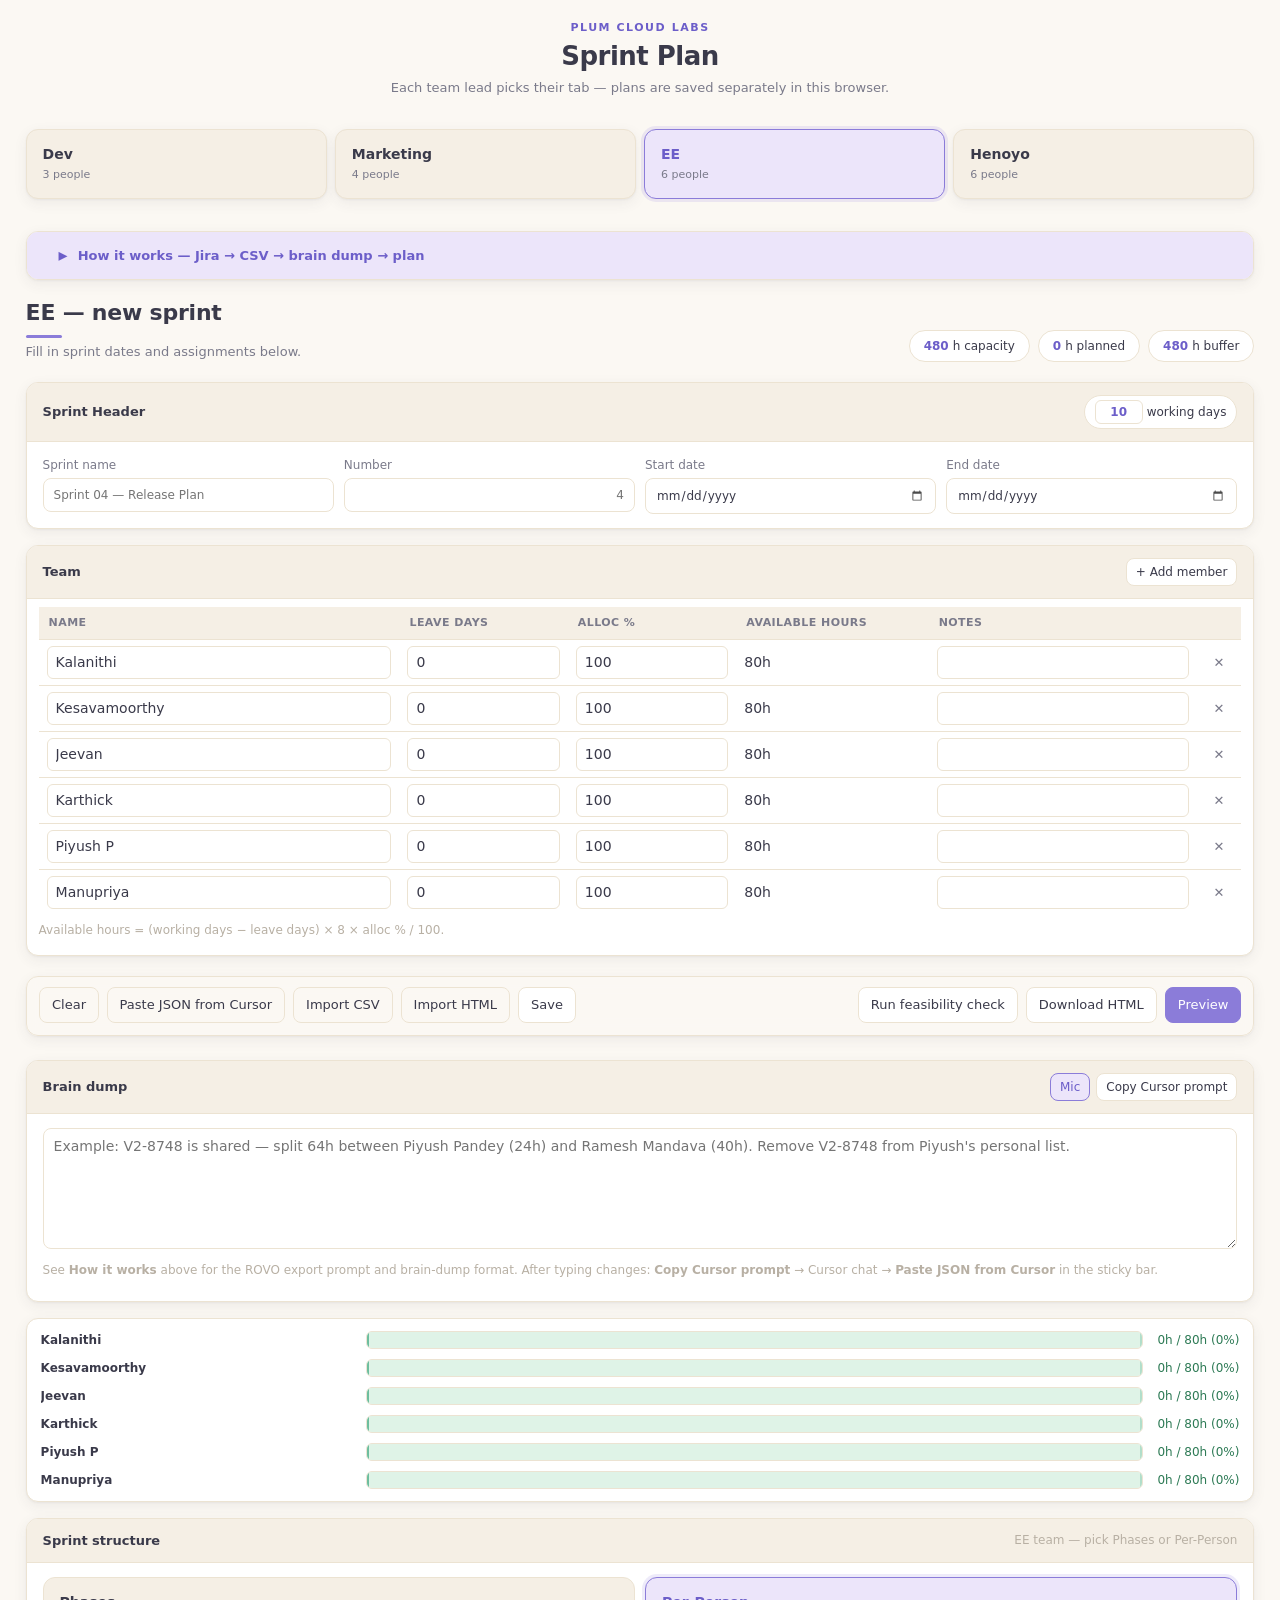
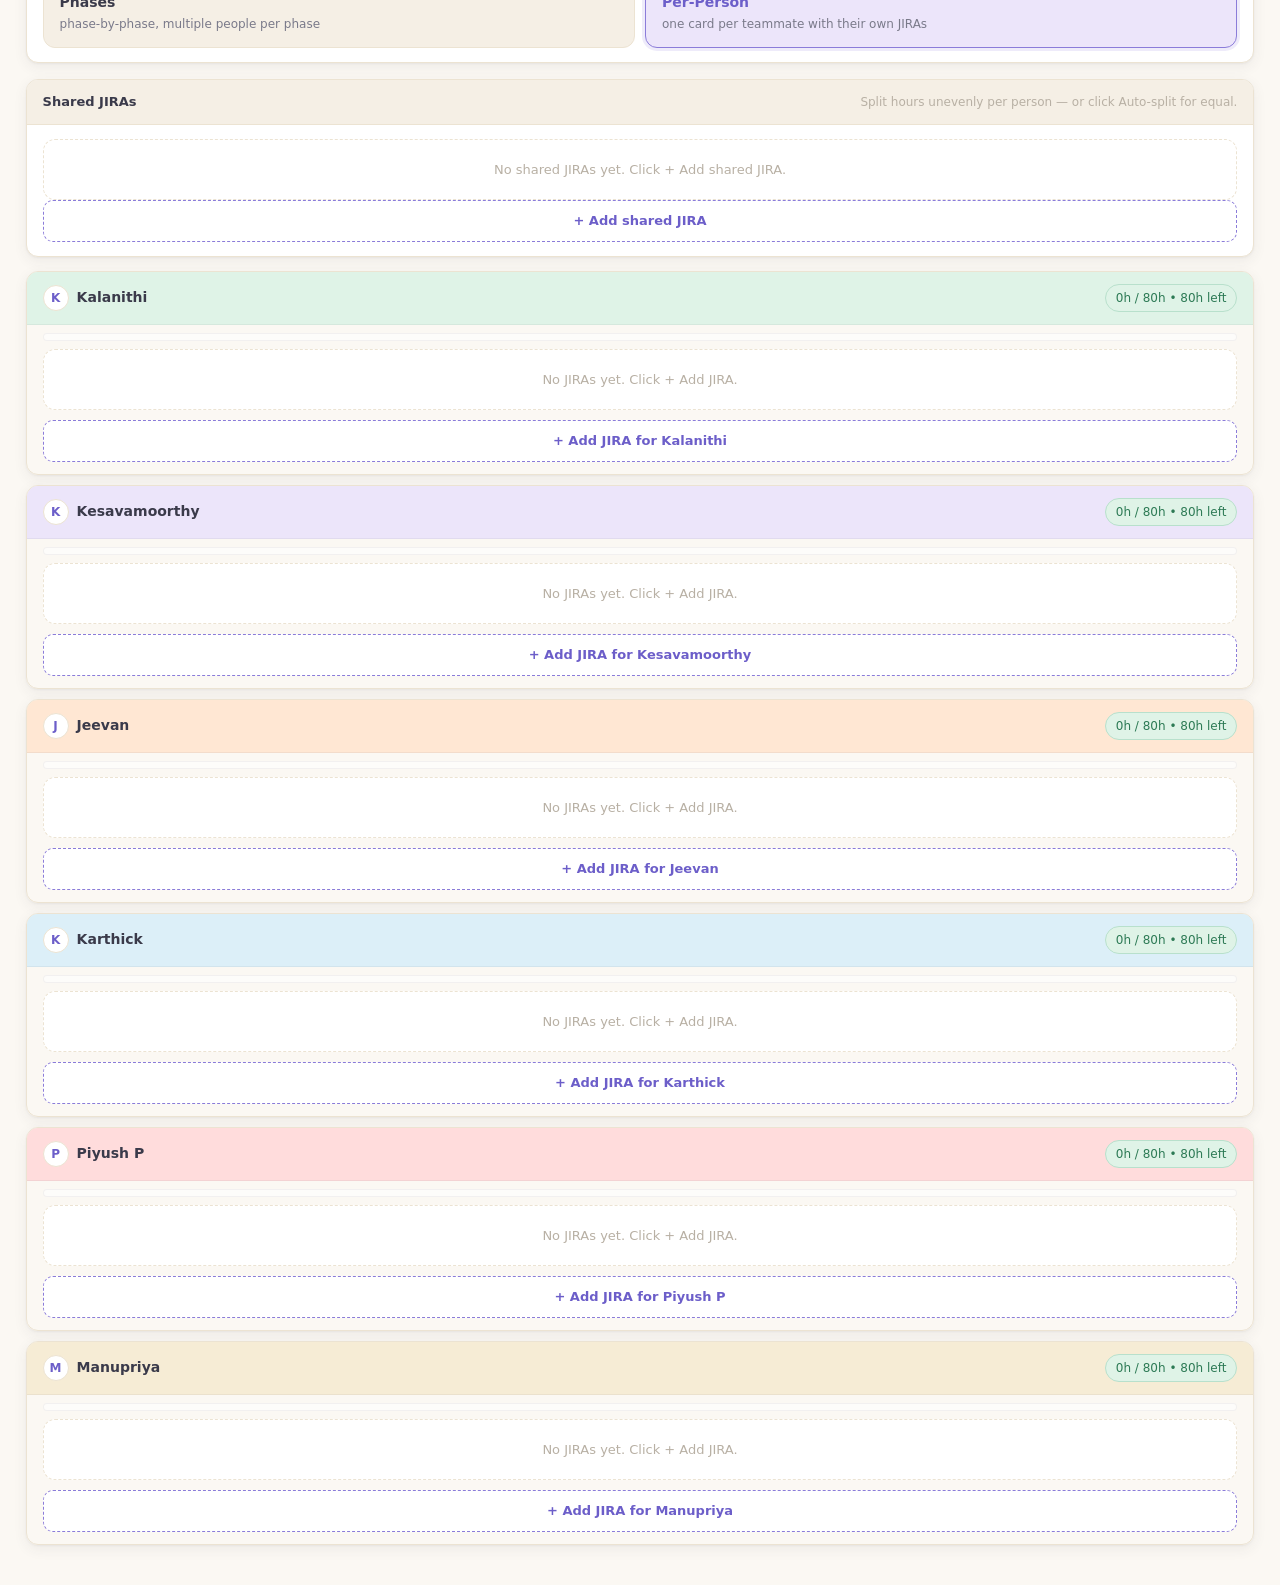
<file: planner/index.html>
<!DOCTYPE html>
<html lang="en">
<head>
  <meta charset="UTF-8" />
  <meta name="viewport" content="width=device-width, initial-scale=1" />
  <meta name="color-scheme" content="light" />
  <title>PLUM CLOUD LABS — Sprint Plan</title>
  <link rel="stylesheet" href="styles.css?v=11" />
</head>
<body>
  <div class="app">
    <div class="app-brand">
      <p class="brand-kicker">PLUM CLOUD LABS</p>
      <h1 class="brand-title">Sprint Plan</h1>
      <p class="subtitle">Each team lead picks their tab — plans are saved separately in this browser.</p>
    </div>

    <nav class="company-tabs" id="company-tabs" role="tablist" aria-label="Company team"></nav>

    <section class="card guide-card">
      <details class="guide-details">
        <summary class="guide-summary">How it works — Jira → CSV → brain dump → plan</summary>
        <div class="card-b guide-body">
          <div class="guide-doc-actions no-print-hint">
            <span class="hint inline">Full technical user guide (CSV mapping modal + every field):</span>
            <button type="button" id="btn-guide-preview" class="btn small primary">Preview user guide</button>
          </div>
          <ol class="guide-steps">
            <li><strong>Pick your team tab</strong> above (Dev, Marketing, EE, Henoyo). Plans save separately in this browser.</li>
            <li><strong>Fill sprint dates</strong> and check the team roster. Adjust leave days and alloc % if needed.</li>
            <li><strong>Import CSV</strong> from Jira (sticky bar). Map columns — use <strong>Assignee-V2</strong>, not the manager-echo Assignee column.</li>
            <li><strong>Brain dump</strong> any rearrangements (shared JIRAs, splits, removals) in plain English — see format below.</li>
            <li><strong>Copy Cursor prompt</strong> → paste into Cursor chat → <strong>Paste JSON from Cursor</strong> in the sticky bar.</li>
            <li><strong>Save</strong> and <strong>Download HTML</strong> for the release plan. Use <strong>Import HTML</strong> later to edit and re-download.</li>
          </ol>

          <div class="guide-block">
            <h3>Step 1 — Ask ROVO in Jira (exact prompt)</h3>
            <p class="hint">In Jira, open ROVO and paste this. Change the epic name for your sprint (example uses EE).</p>
            <div class="prompt-box">
              <pre id="rovo-prompt" class="prompt-text">List all child items of the epic "EE Sprint 04" as a table with these columns: Key, Summary, Type, Status, Priority, Assignee, Reporter, Due Date, Created, Updated, Assignee-V2, Co-Assignee-V2, Story Point Estimate</pre>
              <button type="button" id="btn-copy-rovo" class="btn small">Copy ROVO prompt</button>
            </div>
            <p class="hint">Export the table ROVO returns as CSV, then use <strong>Import CSV</strong> in the sticky bar.</p>
          </div>

          <div class="guide-block">
            <h3>Step 2 — Brain dump format (after CSV import)</h3>
            <p class="hint">One change per line or paragraph. Use JIRA keys. Say shared vs personal, hours per person, and what to remove from someone’s list.</p>
            <pre class="example-text">V2-8748 Review Test Scripts is shared, not personal.
Split 64h between Piyush Pandey (24h) and Ramesh Mandava (40h).

V2-8749 — Vusion Hypercare
Split 30h equally between Jeevan and kalanithi
Remove V2-8748 from Piyush's personal list.</pre>
            <p class="hint">Then click <strong>Copy Cursor prompt</strong> on the Brain dump card (includes your plan + these notes) → paste into Cursor → apply the JSON it returns.</p>
          </div>
        </div>
      </details>
    </section>

    <header class="app-header">
      <div>
        <h2 id="page-title">EE — new sprint</h2>
        <p class="subtitle" id="sprint-subtitle">Fill in sprint dates and assignments below.</p>
      </div>
      <div class="metric-strip" id="metric-strip"></div>
    </header>

      <section class="card">
        <div class="card-h">
          <span class="title">Sprint Header</span>
          <span class="summary-pill working-days-pill" title="Click the number to override (e.g. for public holidays or half-days). Clear it to revert to auto.">
            <input id="sprint-workingdays" type="number" min="0" step="0.5" />
            working days
          </span>
        </div>
        <div class="card-b">
          <div class="grid-4">
            <label class="field">
              <span>Sprint name</span>
              <input id="sprint-name" class="text" type="text" placeholder="Sprint 04 — Release Plan" />
            </label>
            <label class="field">
              <span>Number</span>
              <input id="sprint-number" class="num" type="text" inputmode="numeric" placeholder="4" />
            </label>
            <label class="field">
              <span>Start date</span>
              <input id="sprint-start" class="date" type="date" />
            </label>
            <label class="field">
              <span>End date</span>
              <input id="sprint-end" class="date" type="date" />
            </label>
          </div>
        </div>
      </section>

      <section class="card">
        <div class="card-h">
          <span class="title">Team</span>
          <button class="btn small" data-add="team">+ Add member</button>
        </div>
        <div class="card-b dense">
          <table class="data editable" id="team-table">
            <thead>
              <tr>
                <th style="width: 30%">Name</th>
                <th class="cen" style="width: 14%">Leave days</th>
                <th class="cen" style="width: 14%">Alloc %</th>
                <th class="num" style="width: 16%">Available hours</th>
                <th>Notes</th>
                <th style="width: 40px"></th>
              </tr>
            </thead>
            <tbody></tbody>
          </table>
          <p class="hint">Available hours = (working days − leave days) × 8 × alloc % / 100.</p>
        </div>
      </section>

      <div class="actions-dock" id="actions-dock">
        <div class="actions-bar">
          <button id="btn-clear" class="btn ghost" title="Reset this team's plan and saved sprints">Clear</button>
          <button id="btn-paste-json" class="btn ghost">Paste JSON from Cursor</button>
          <button id="btn-import-csv" class="btn ghost" title="Import a Jira CSV — auto-fills per-person assignments">Import CSV</button>
          <button id="btn-import-html" class="btn ghost" title="Load a previously downloaded sprint HTML back into the planner to edit and re-download">Import HTML</button>
          <input id="html-file" type="file" accept=".html,text/html" hidden />
          <button id="btn-save" class="btn">Save</button>
          <span class="actions-spacer"></span>
          <button id="btn-feasibility" class="btn">Run feasibility check</button>
          <button id="btn-download" class="btn">Download HTML</button>
          <button id="btn-preview" class="btn primary">Preview</button>
        </div>
        <div id="saved-bar" class="saved-bar" hidden>
          <span class="saved-bar-label">Saved sprints:</span>
          <div id="saved-list" class="saved-bar-list"></div>
        </div>
      </div>

      <section class="card">
        <div class="card-h">
          <span class="title">Brain dump</span>
          <div class="card-h-actions">
            <button class="btn small mic" data-mic-for="brain-dump">Mic</button>
            <button id="btn-copy-prompt" class="btn small" title="Copy a Cursor-ready prompt with your current plan and notes. Paste into Cursor chat to rearrange (e.g. move a JIRA to shared).">Copy Cursor prompt</button>
          </div>
        </div>
        <div class="card-b">
          <textarea id="brain-dump" class="cell" rows="5" placeholder="Example: V2-8748 is shared — split 64h between Piyush Pandey (24h) and Ramesh Mandava (40h). Remove V2-8748 from Piyush's personal list."></textarea>
          <p class="hint">See <strong>How it works</strong> above for the ROVO export prompt and brain-dump format. After typing changes: <strong>Copy Cursor prompt</strong> → Cursor chat → <strong>Paste JSON from Cursor</strong> in the sticky bar.</p>
        </div>
      </section>

      <section class="feasibility">
        <div class="feasibility-bars" id="feasibility-pills"></div>
      </section>

      <section class="card structure-card">
        <div class="card-h">
          <span class="title">Sprint structure</span>
          <span class="hint inline" id="structure-hint">Pick how this sprint is organised</span>
        </div>
        <div class="card-b">
          <nav class="tabs" role="tablist" aria-label="Sprint structure">
            <button class="tab" data-tab="phases" role="tab" aria-selected="false">
              <span class="tab-title">Phases</span>
              <span class="tab-sub">phase-by-phase, multiple people per phase</span>
            </button>
            <button class="tab active" data-tab="perPerson" role="tab" aria-selected="true">
              <span class="tab-title">Per-Person</span>
              <span class="tab-sub">one card per teammate with their own JIRAs</span>
            </button>
          </nav>
        </div>
      </section>

      <section class="panel" data-style="phases">
        <div id="phase-cards" class="stack"></div>
        <div>
          <button class="btn primary" data-add="phase">+ Add phase</button>
        </div>
      </section>

      <section class="panel active" data-style="perPerson">
        <div class="card">
          <div class="card-h">
            <span class="title">Shared JIRAs</span>
            <span class="hint inline">Split hours unevenly per person — or click Auto-split for equal.</span>
          </div>
          <div class="card-b">
            <div id="shared-list" class="stack"></div>
            <button class="add-row-btn" data-add="shared">+ Add shared JIRA</button>
          </div>
        </div>

        <div id="person-cards" class="stack"></div>
      </section>
  </div>

  <div id="toast" class="toast" hidden></div>

  <input id="csv-file" type="file" accept=".csv,text/csv" hidden />

  <div id="csv-modal" class="modal" hidden aria-hidden="true">
    <div class="modal-backdrop" data-close-modal></div>
    <div class="modal-dialog modal-dialog-wide" role="dialog" aria-labelledby="csv-modal-title">
      <div class="modal-head">
        <h2 id="csv-modal-title">Import Jira CSV</h2>
        <button class="row-del" data-close-modal title="Close">✕</button>
      </div>
      <div class="modal-body">
        <p class="hint">Per-person only. Each CSV row becomes one assignment under the matching teammate's card. We pre-fill the mapping from common Jira column names — adjust below if needed.</p>
        <div class="csv-file-line">
          <span id="csv-filename" class="muted">No file selected</span>
          <span class="muted">·</span>
          <span id="csv-stats" class="muted"></span>
          <span class="actions-spacer"></span>
          <button id="btn-pick-another" class="btn small ghost">Pick a different file</button>
        </div>
        <div class="csv-mapping-grid">
          <label class="field">
            <span>Issue key column</span>
            <select id="map-key" class="cell"></select>
          </label>
          <label class="field">
            <span>Summary column</span>
            <select id="map-summary" class="cell"></select>
          </label>
          <label class="field">
            <span>Assignee column <small class="hint inline">(required)</small></span>
            <select id="map-assignee" class="cell"></select>
          </label>
          <label class="field">
            <span>Estimate column <small class="hint inline">(required)</small></span>
            <select id="map-estimate" class="cell"></select>
          </label>
          <label class="field">
            <span>Estimate unit</span>
            <select id="map-estimate-unit" class="cell">
              <option value="auto">Auto-detect (seconds vs hours)</option>
              <option value="hours">Hours (e.g. "8", "1d 4h", "30m")</option>
              <option value="seconds">Seconds (Jira default for "Original Estimate")</option>
              <option value="storypoints">Story points (× hours per point)</option>
            </select>
          </label>
          <label class="field" id="sp-hours-field" hidden>
            <span>Hours per story point</span>
            <input id="map-sp-hours" type="number" min="0" step="0.5" value="8" class="cell" />
          </label>
          <label class="field">
            <span>Start date column <small class="hint inline">(optional)</small></span>
            <select id="map-start" class="cell"></select>
          </label>
          <label class="field">
            <span>Due/end date column <small class="hint inline">(optional)</small></span>
            <select id="map-end" class="cell"></select>
          </label>
          <label class="field">
            <span>Mode</span>
            <select id="map-mode" class="cell">
              <option value="append">Append — add rows to existing cards</option>
              <option value="replace">Replace — wipe existing assignments first</option>
            </select>
          </label>
        </div>
        <div id="csv-remap-wrap" class="csv-remap-wrap" hidden>
          <div class="csv-remap-head">
            <strong>Remap unmatched assignees</strong>
            <span class="muted">These names from the CSV don't match anyone on the team. Map each to a teammate, add as a new member, or skip those rows.</span>
          </div>
          <div id="csv-remap-list" class="csv-remap-list"></div>
        </div>
        <div class="csv-preview-wrap">
          <div class="csv-preview-head">
            <strong>Preview</strong>
            <span id="csv-preview-stats" class="muted"></span>
          </div>
          <div class="csv-preview-table-wrap">
            <table id="csv-preview-table" class="data">
              <thead><tr><th>JIRA</th><th class="cen">Assignee</th><th class="cen">Match</th><th class="num">Hours</th><th class="cen">Start</th><th class="cen">End</th></tr></thead>
              <tbody></tbody>
            </table>
          </div>
        </div>
        <div id="csv-error" class="json-error" hidden></div>
      </div>
      <div class="modal-foot">
        <span id="csv-summary" class="muted"></span>
        <span class="actions-spacer"></span>
        <button class="btn ghost" data-close-modal>Cancel</button>
        <button id="btn-apply-csv" class="btn primary" disabled>Apply import</button>
      </div>
    </div>
  </div>

  <div id="json-modal" class="modal" hidden aria-hidden="true">
    <div class="modal-backdrop" data-close-modal></div>
    <div class="modal-dialog" role="dialog" aria-labelledby="json-modal-title">
      <div class="modal-head">
        <h2 id="json-modal-title">Paste JSON from Cursor</h2>
        <button class="row-del" data-close-modal title="Close">✕</button>
      </div>
      <div class="modal-body">
        <p class="hint">Paste the JSON Cursor replied with. It will replace the current sprint's structure (team, phases, shared JIRAs, etc.). Your brain dump is preserved unless the JSON includes a non-empty <code>brainDump</code>.</p>
        <textarea id="json-input" class="cell" rows="14" placeholder='{ "sprint": { ... }, "style": "phases", "team": [ ... ], ... }'></textarea>
        <div id="json-error" class="json-error" hidden></div>
      </div>
      <div class="modal-foot">
        <button class="btn ghost" data-close-modal>Cancel</button>
        <button id="btn-apply-json" class="btn primary">Apply JSON</button>
      </div>
    </div>
  </div>

  <script src="vendor/papaparse.min.js?v=11"></script>
  <script src="generator.js?v=11"></script>
  <script src="app.js?v=13"></script>
</body>
</html>
</file>
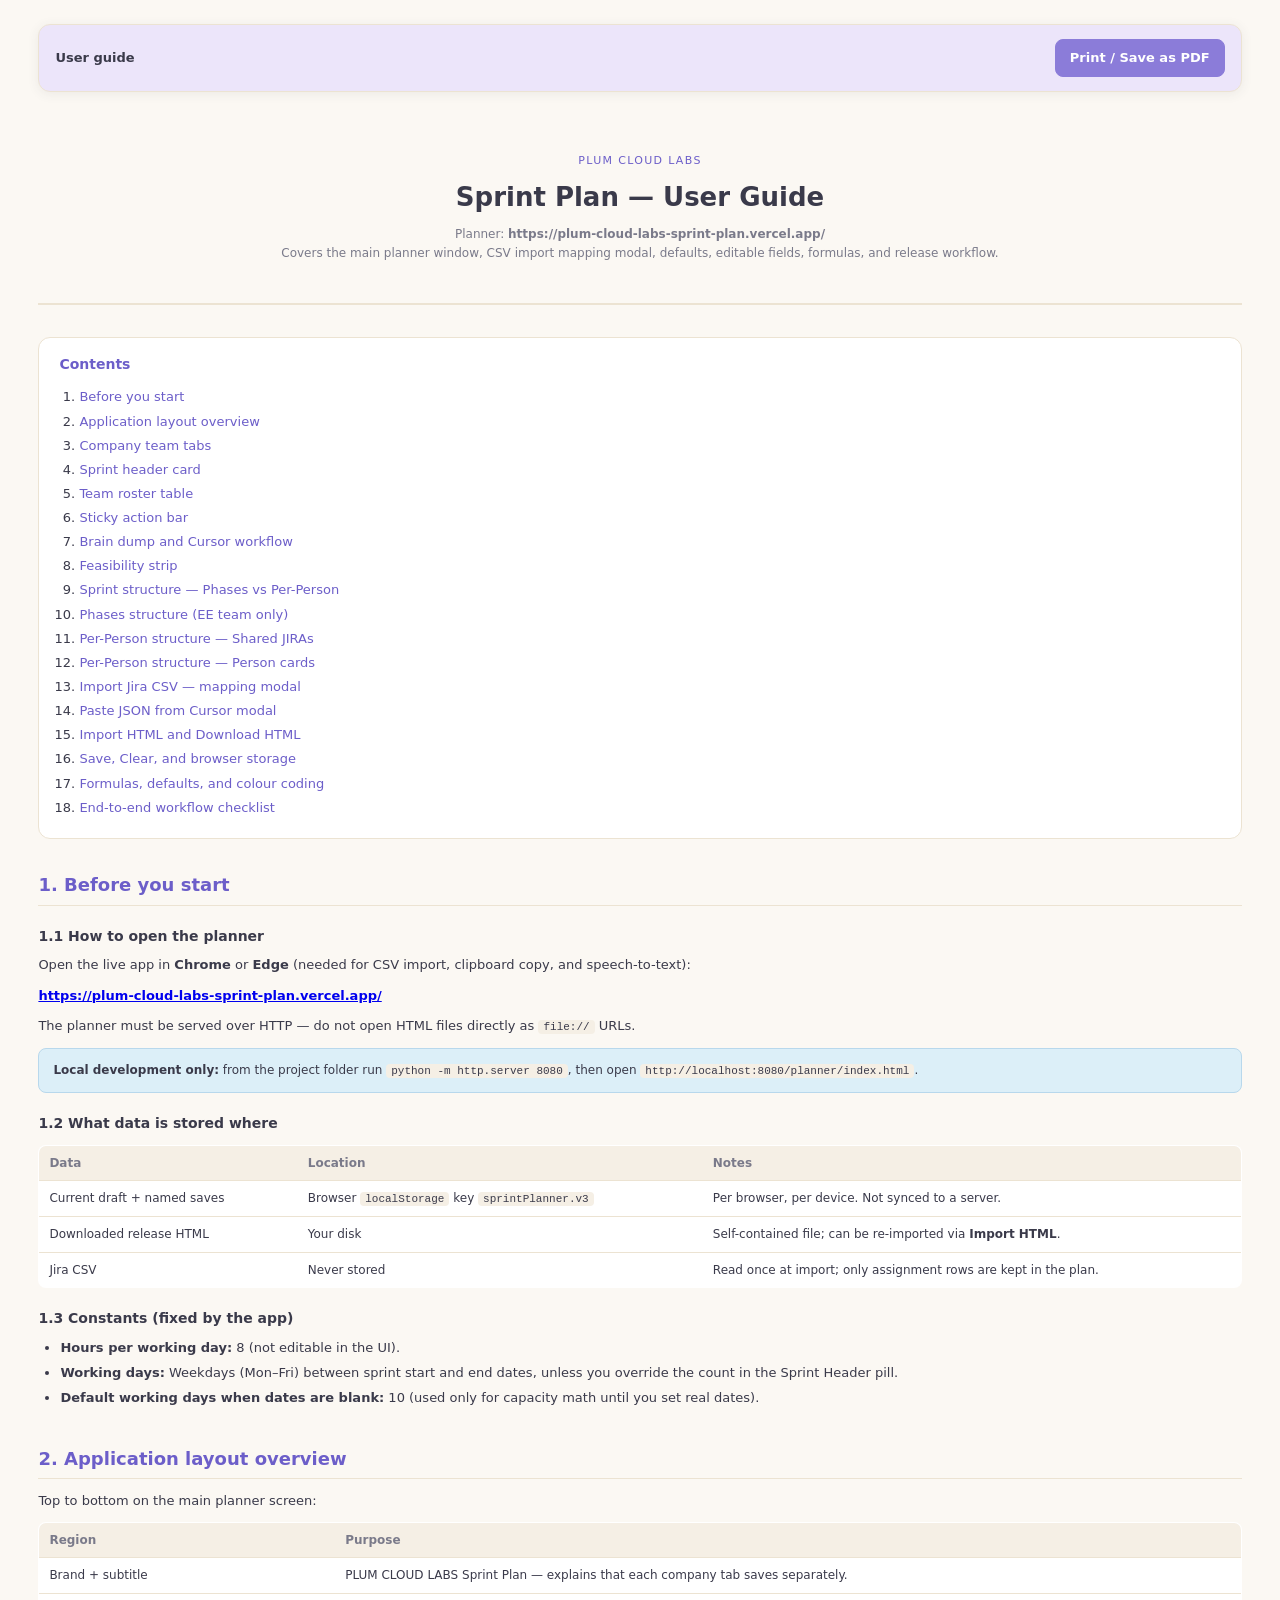
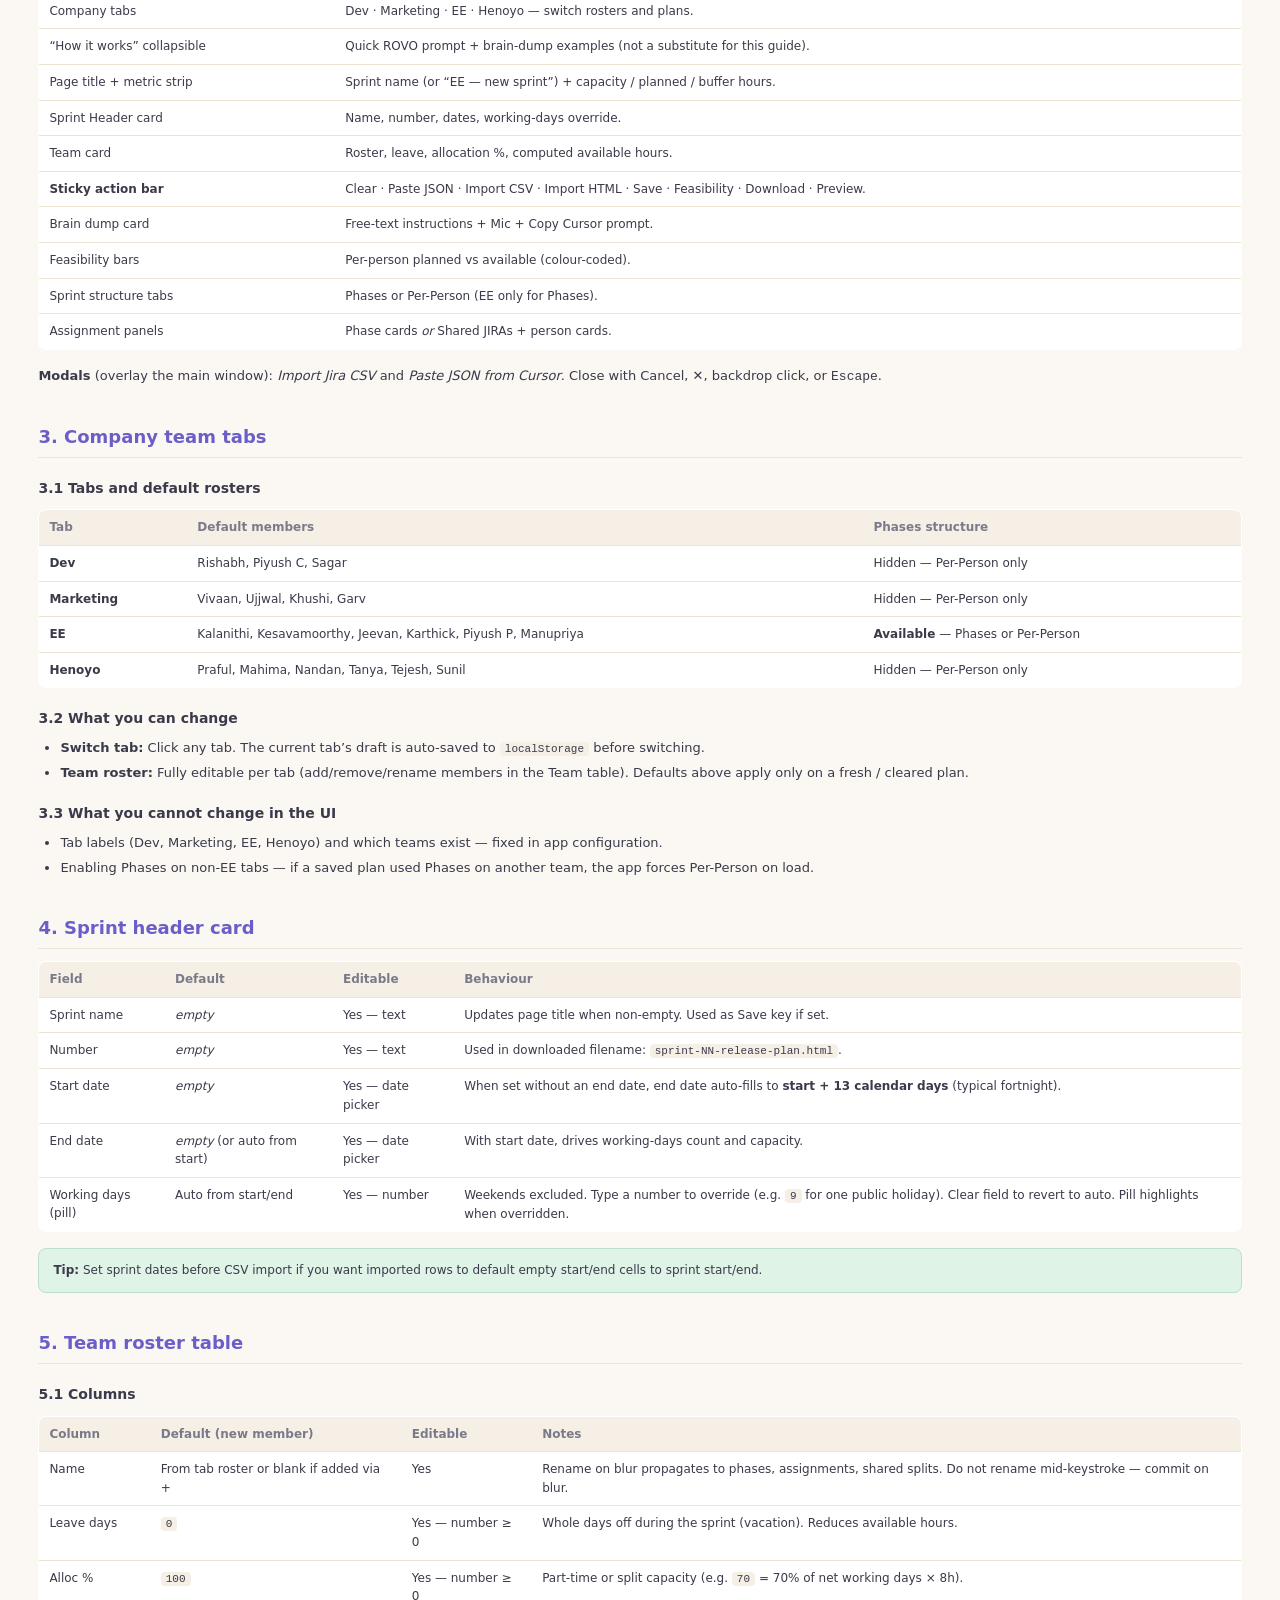
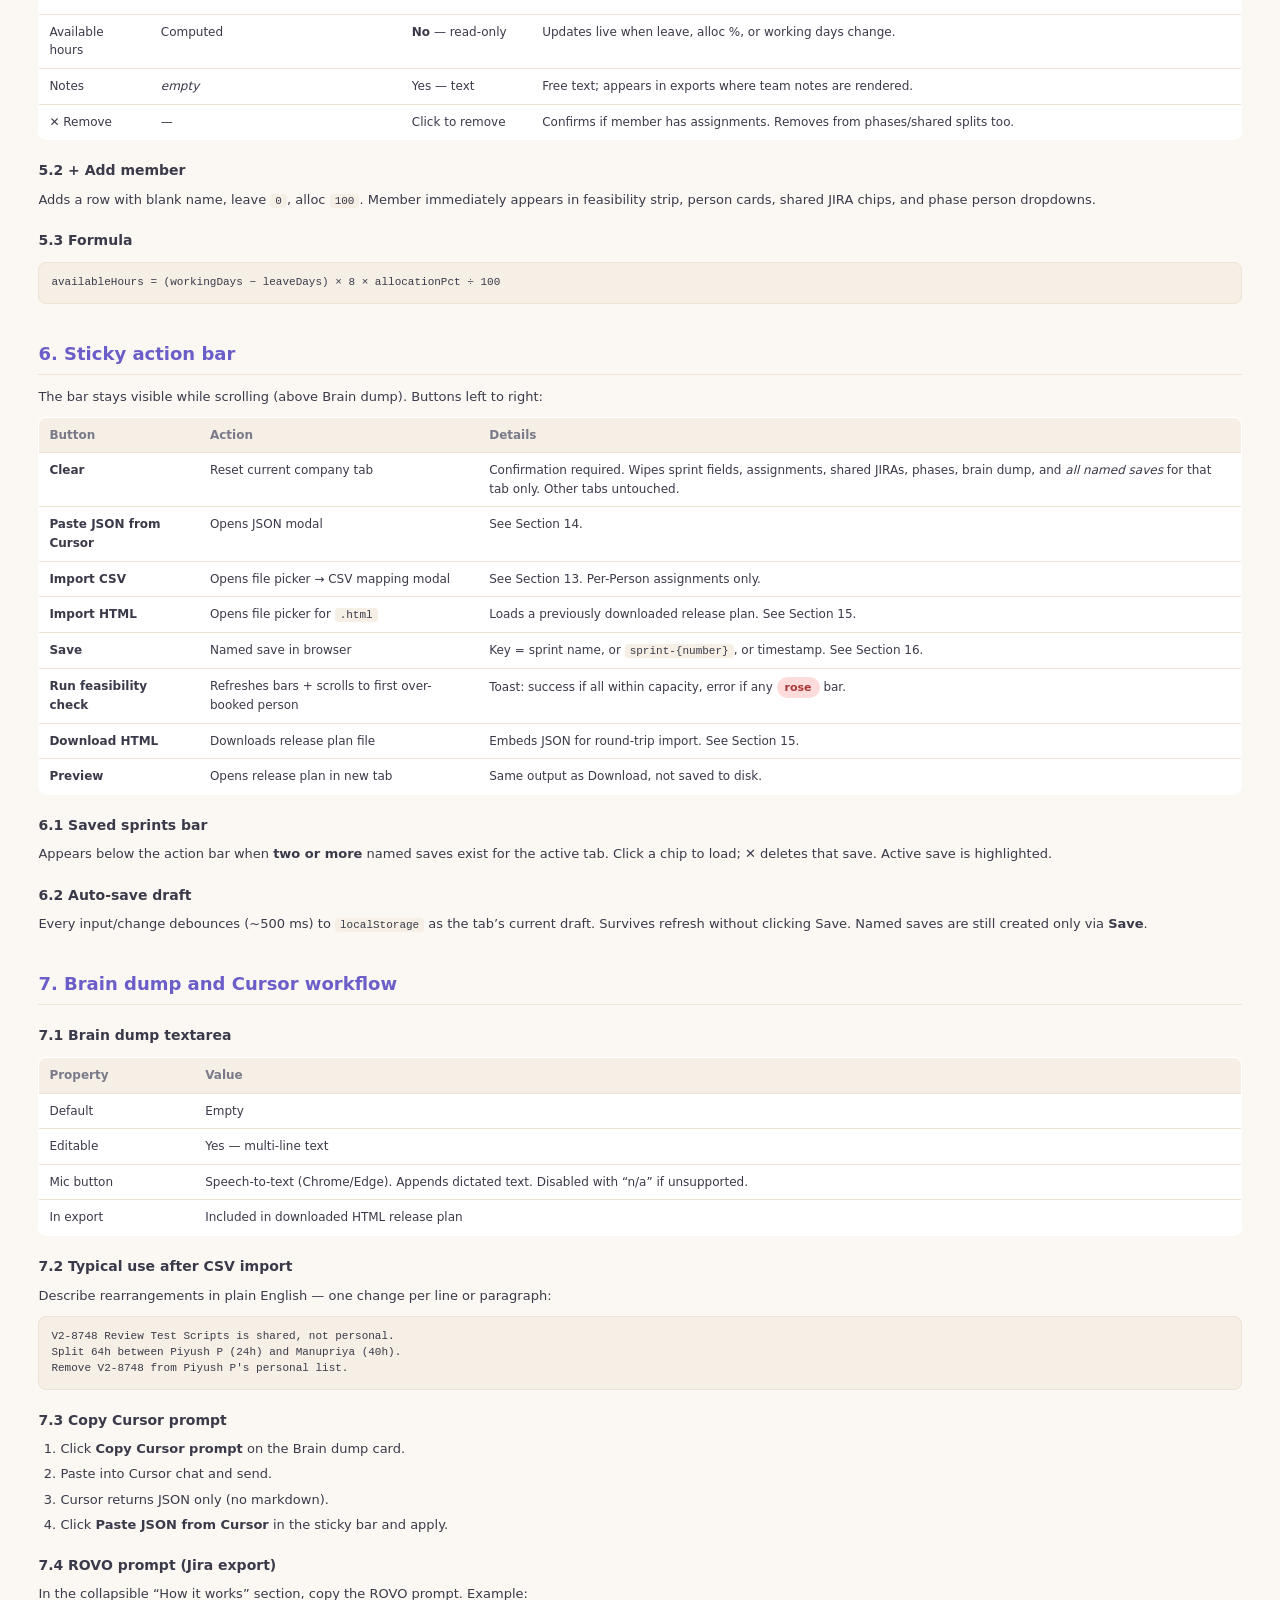
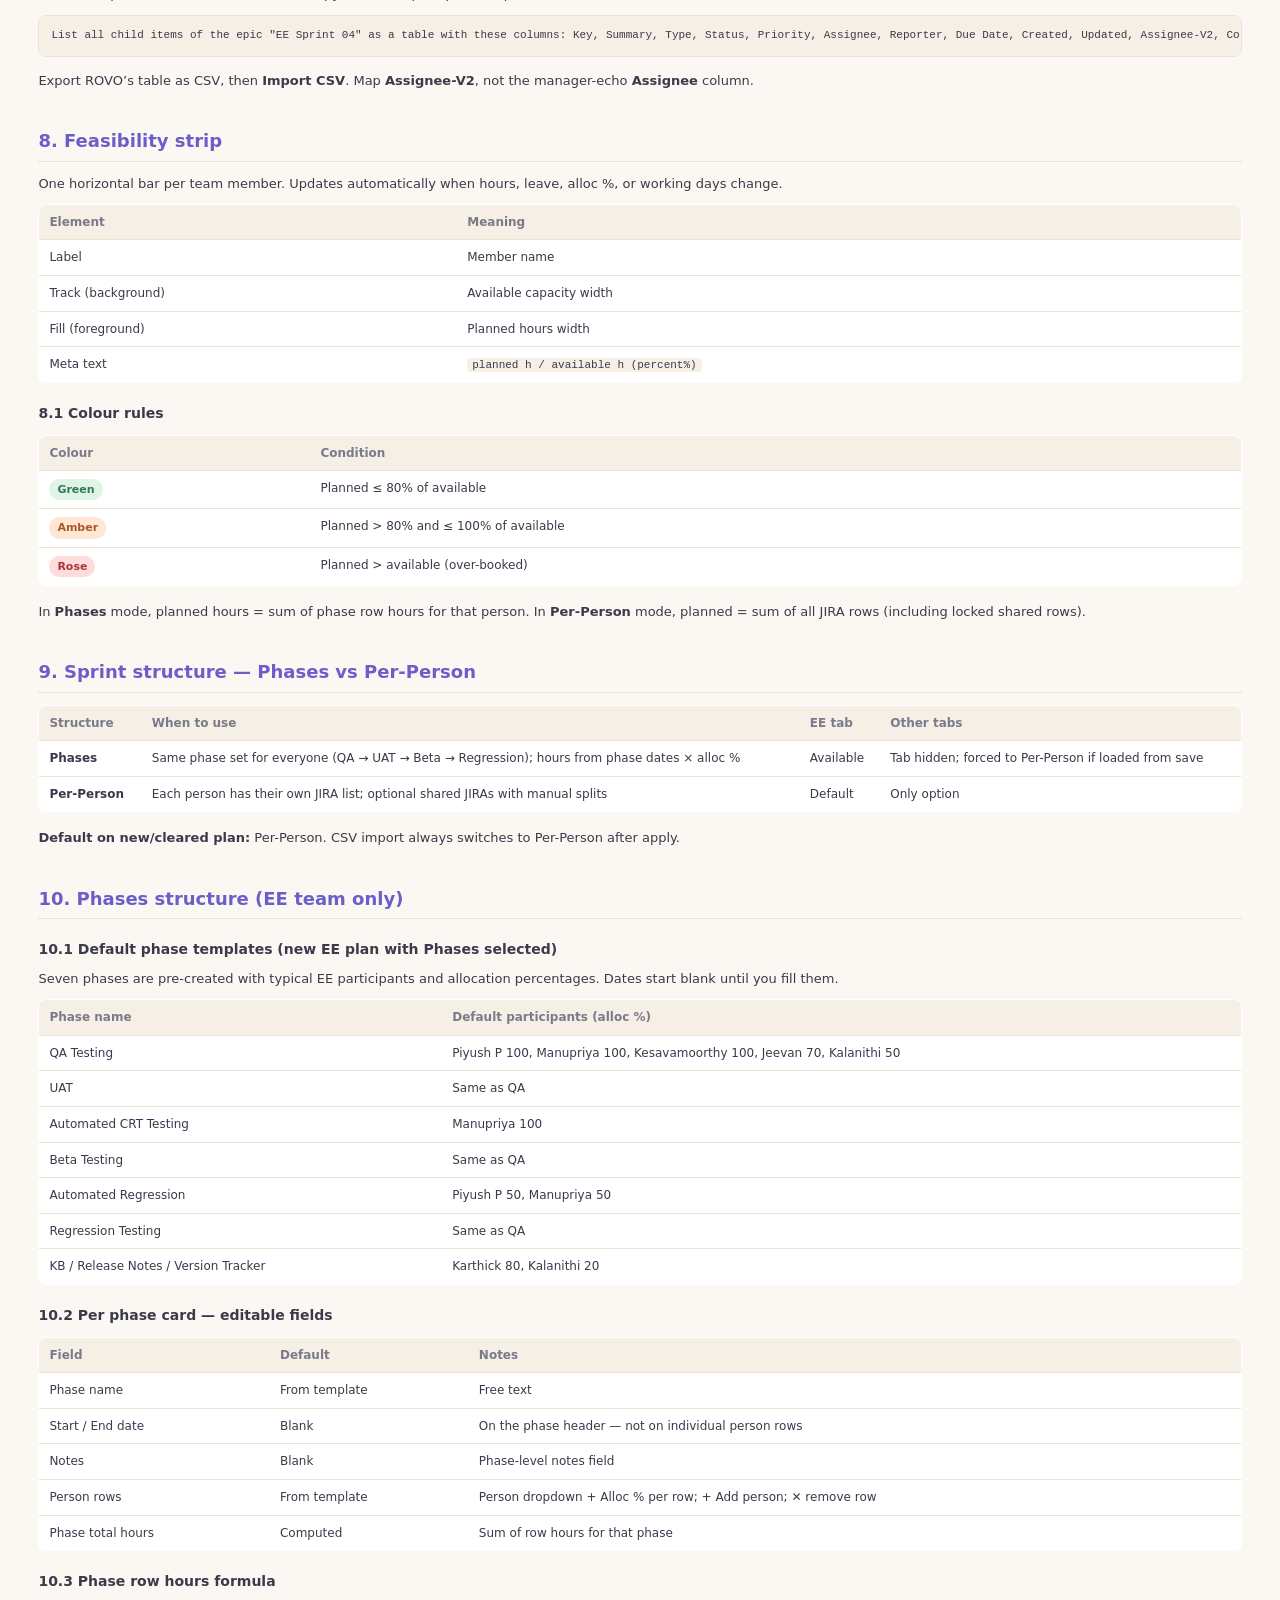
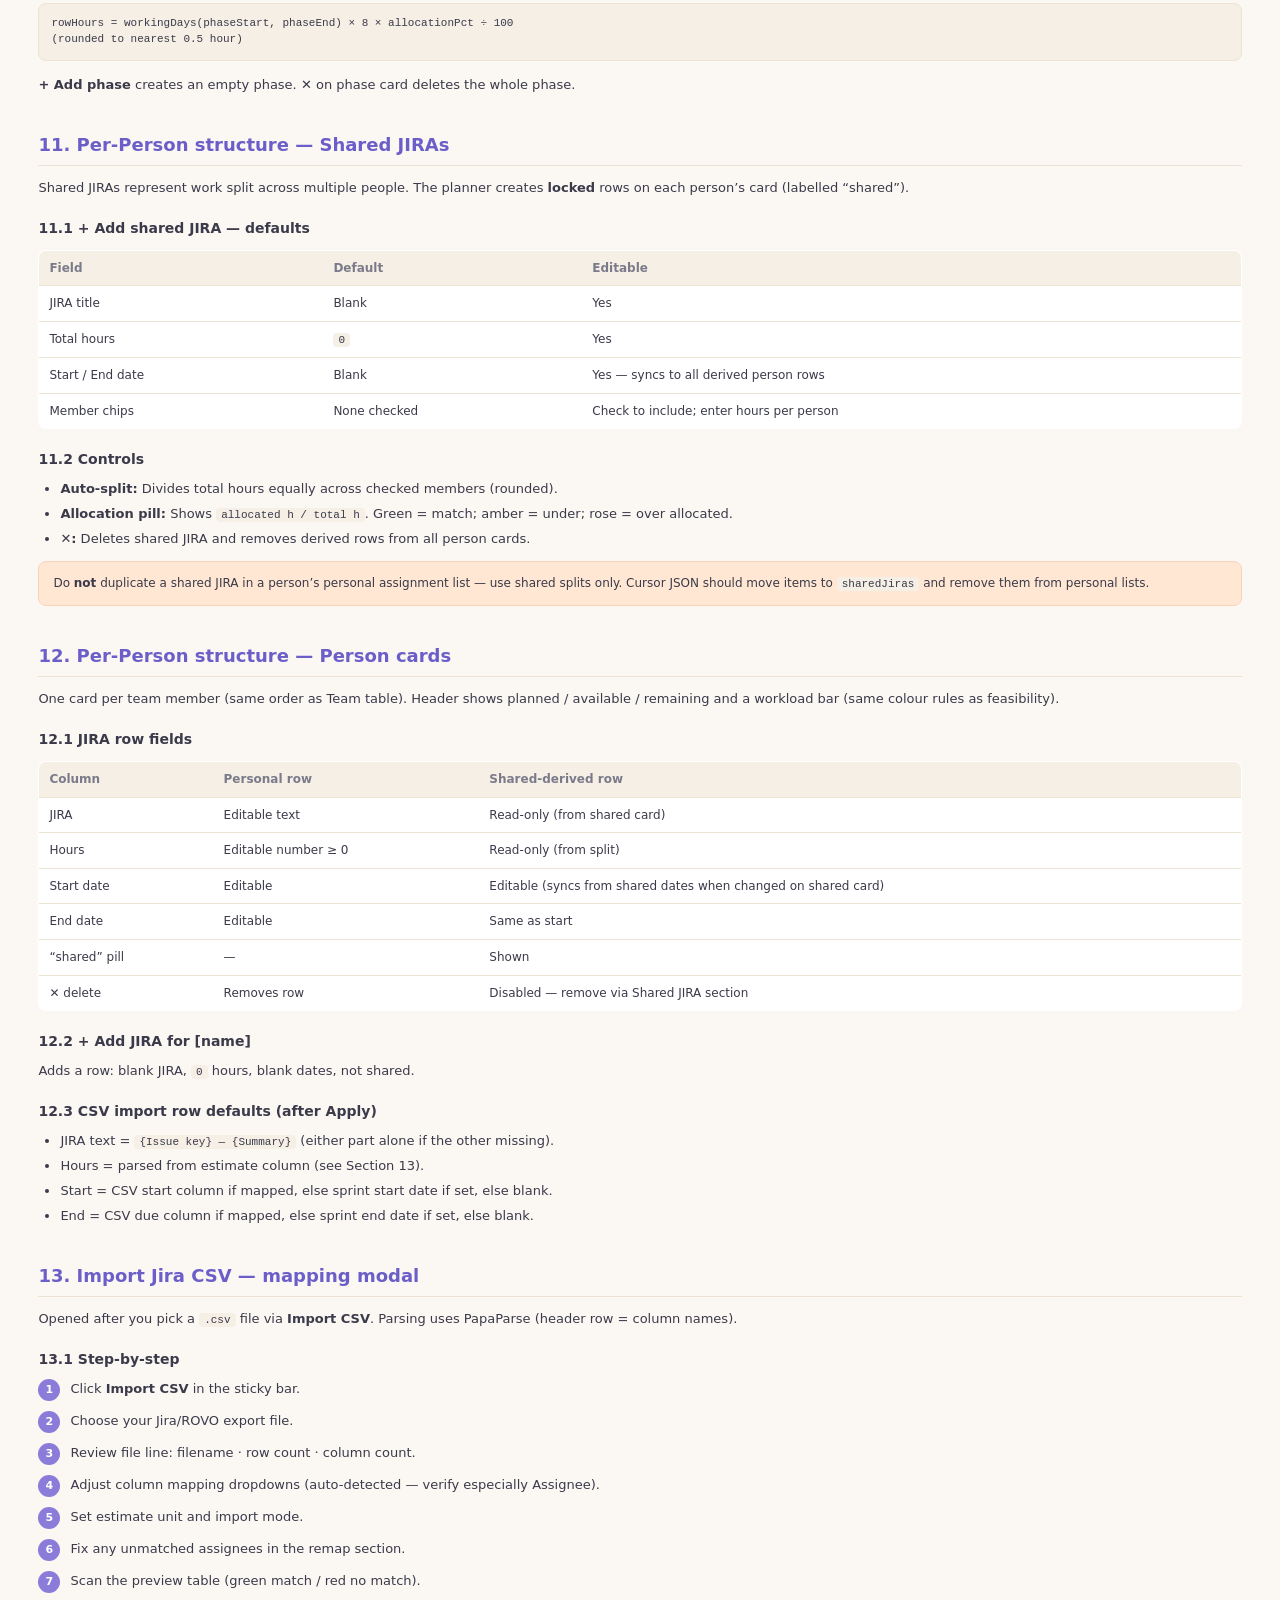
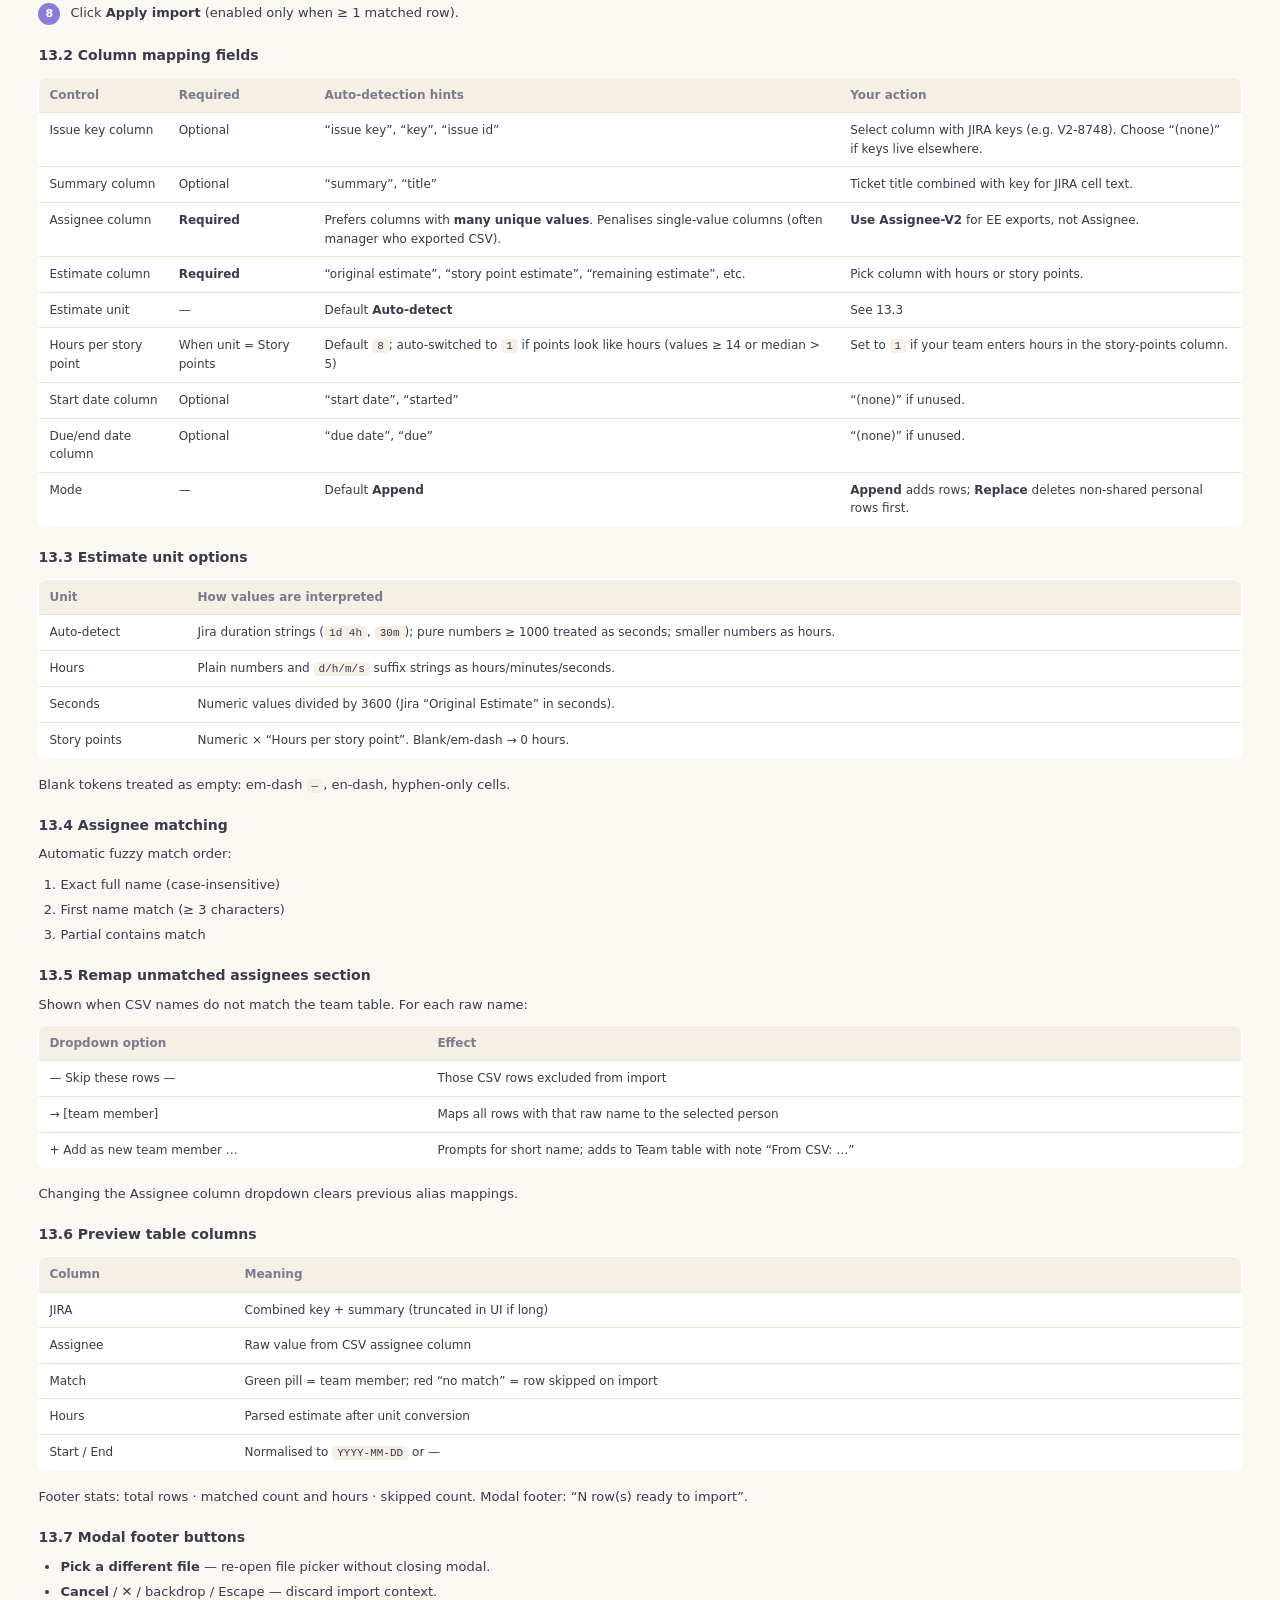
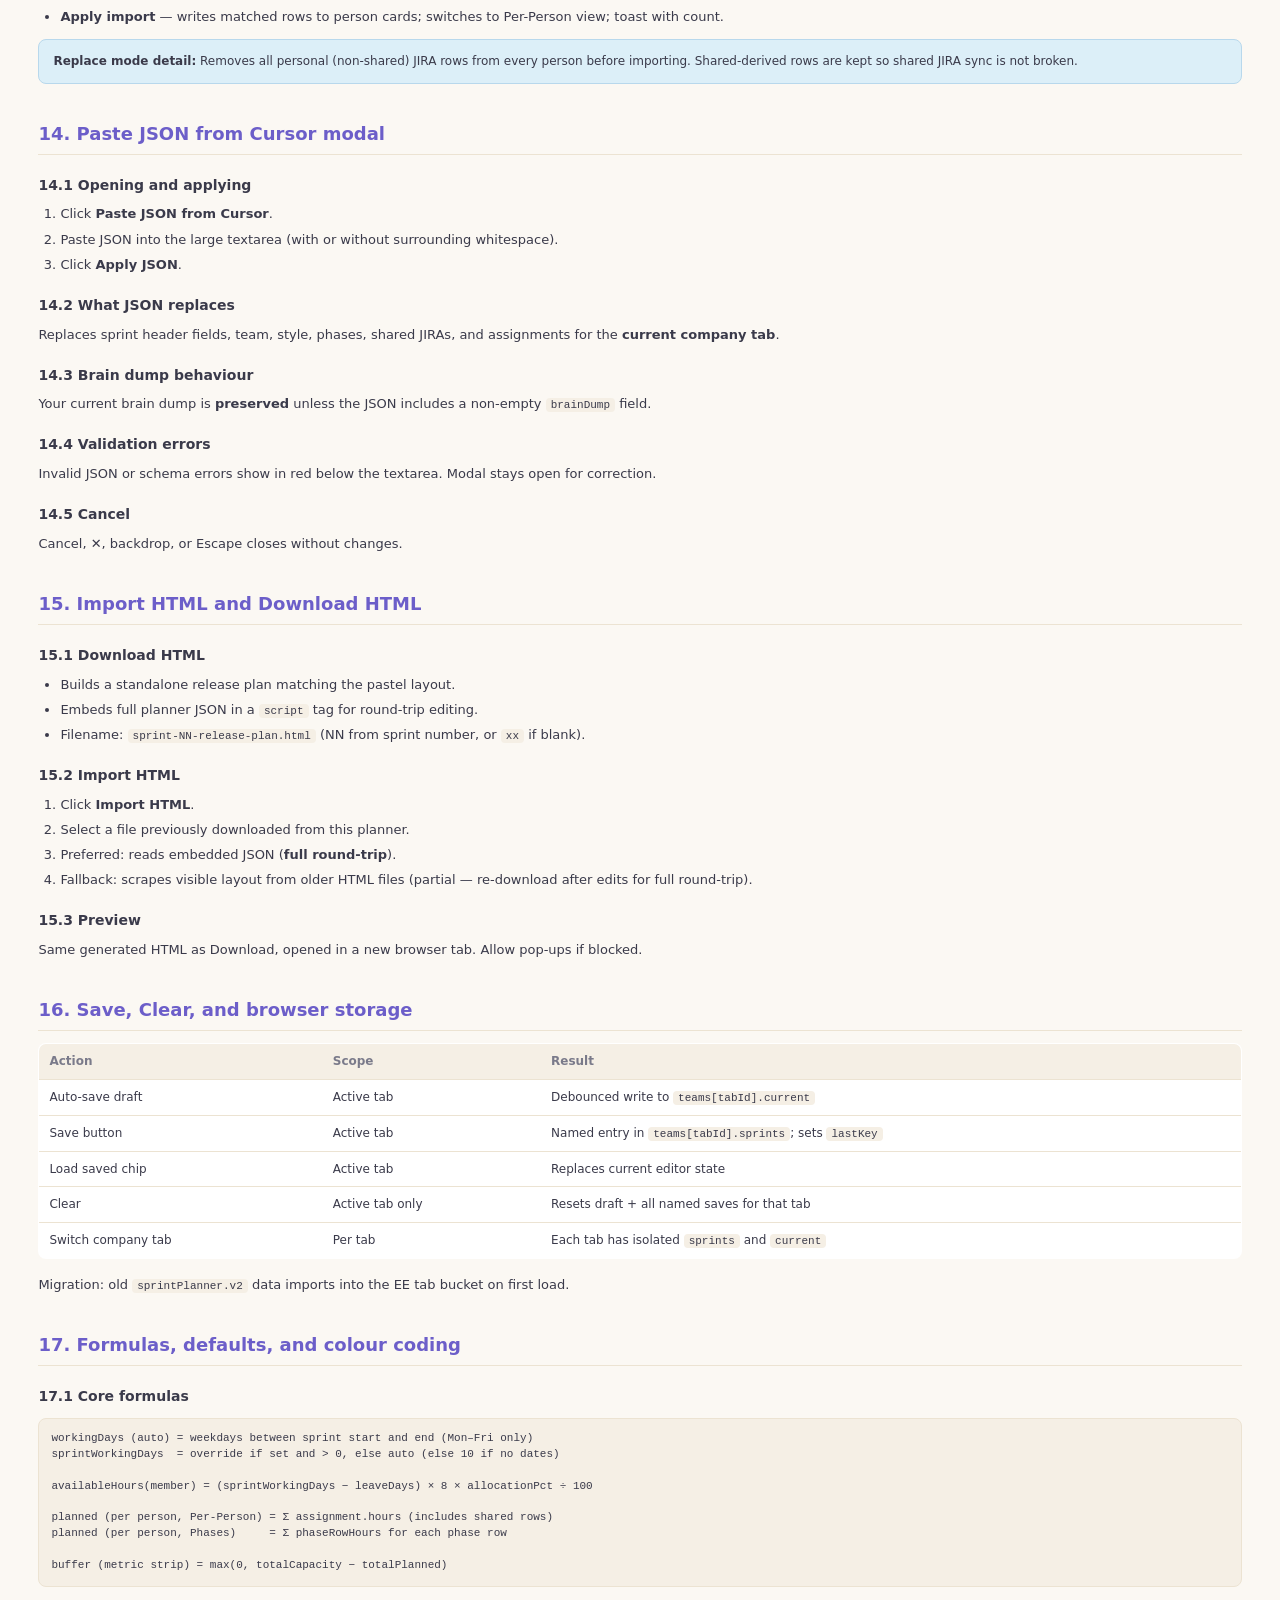
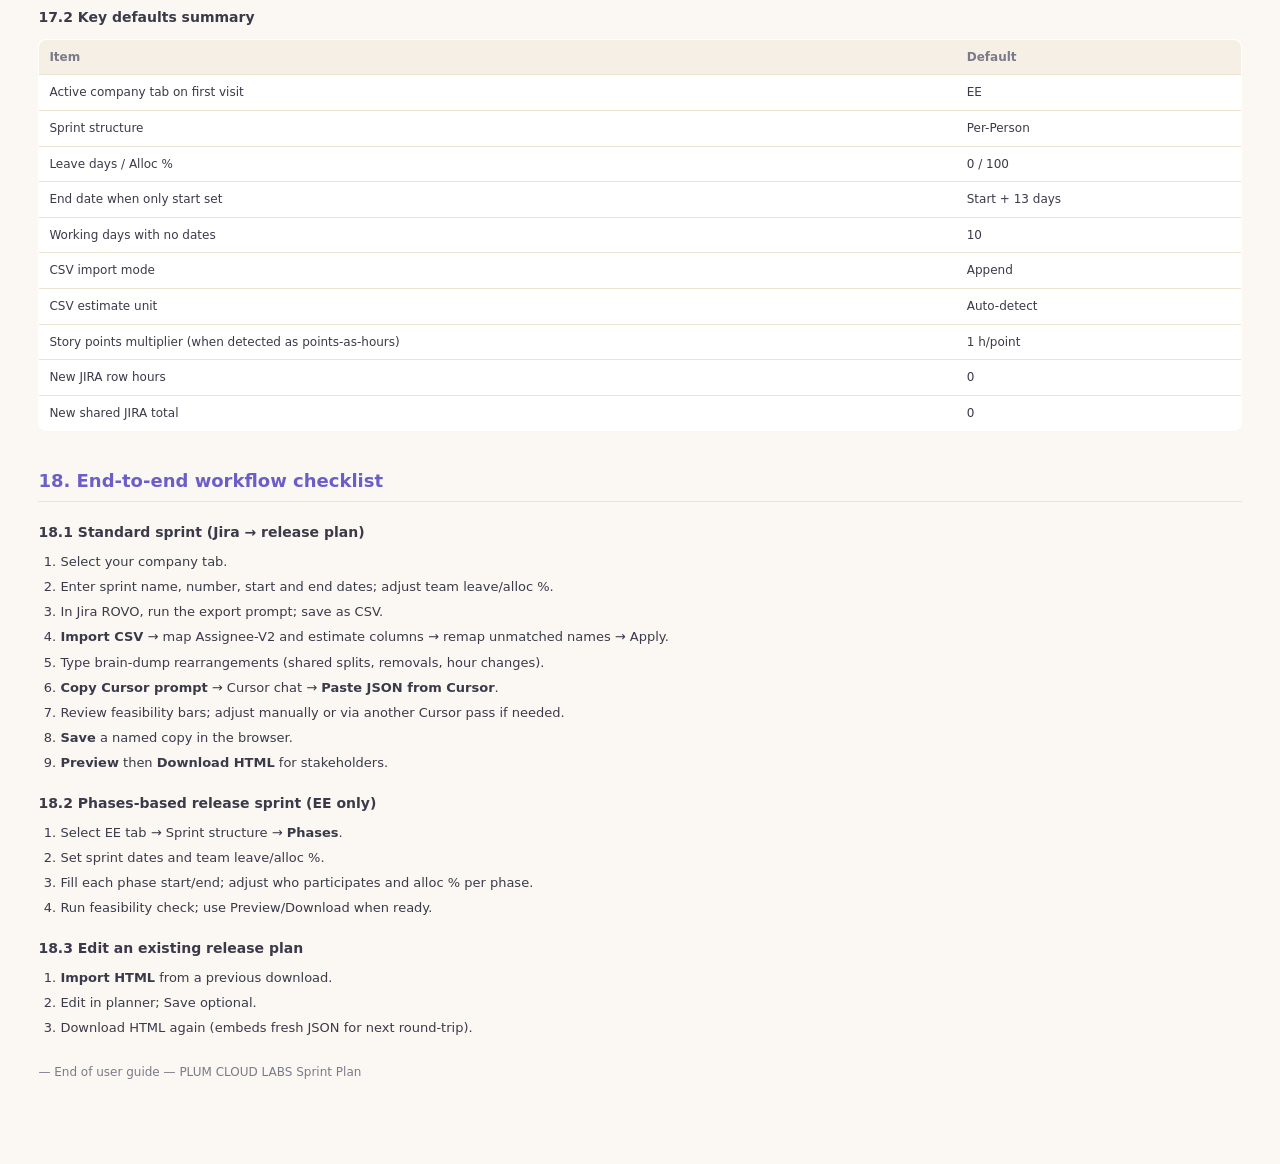
<file: planner/user-guide.html>
<!DOCTYPE html>
<html lang="en">
<head>
  <meta charset="UTF-8" />
  <meta name="viewport" content="width=device-width, initial-scale=1" />
  <meta name="color-scheme" content="light" />
  <title>PLUM CLOUD LABS Sprint Plan — User Guide</title>
  <link rel="stylesheet" href="user-guide.css?v=2" />
</head>
<body>
  <div class="guide-toolbar no-print" id="guide-toolbar">
    <strong>User guide</strong>
    <span class="spacer"></span>
    <button type="button" class="btn primary" id="btn-print-preview">Print / Save as PDF</button>
  </div>

  <div id="guide-content">
    <header class="cover">
      <p class="cover-kicker">PLUM CLOUD LABS</p>
      <h1>Sprint Plan — User Guide</h1>
      <p class="cover-meta">Planner: <strong>https://plum-cloud-labs-sprint-plan.vercel.app/</strong></p>
      <p class="cover-meta">Covers the main planner window, CSV import mapping modal, defaults, editable fields, formulas, and release workflow.</p>
    </header>

    <nav class="toc" aria-label="Table of contents">
      <h2>Contents</h2>
      <ol>
        <li><a href="#s1">Before you start</a></li>
        <li><a href="#s2">Application layout overview</a></li>
        <li><a href="#s3">Company team tabs</a></li>
        <li><a href="#s4">Sprint header card</a></li>
        <li><a href="#s5">Team roster table</a></li>
        <li><a href="#s6">Sticky action bar</a></li>
        <li><a href="#s7">Brain dump and Cursor workflow</a></li>
        <li><a href="#s8">Feasibility strip</a></li>
        <li><a href="#s9">Sprint structure — Phases vs Per-Person</a></li>
        <li><a href="#s10">Phases structure (EE team only)</a></li>
        <li><a href="#s11">Per-Person structure — Shared JIRAs</a></li>
        <li><a href="#s12">Per-Person structure — Person cards</a></li>
        <li><a href="#s13">Import Jira CSV — mapping modal</a></li>
        <li><a href="#s14">Paste JSON from Cursor modal</a></li>
        <li><a href="#s15">Import HTML and Download HTML</a></li>
        <li><a href="#s16">Save, Clear, and browser storage</a></li>
        <li><a href="#s17">Formulas, defaults, and colour coding</a></li>
        <li><a href="#s18">End-to-end workflow checklist</a></li>
      </ol>
    </nav>

    <!-- Section 1 -->
    <section id="s1">
      <h2>1. Before you start</h2>
      <h3>1.1 How to open the planner</h3>
      <p>Open the live app in <strong>Chrome</strong> or <strong>Edge</strong> (needed for CSV import, clipboard copy, and speech-to-text):</p>
      <p><strong><a href="https://plum-cloud-labs-sprint-plan.vercel.app/">https://plum-cloud-labs-sprint-plan.vercel.app/</a></strong></p>
      <p>The planner must be served over HTTP — do not open HTML files directly as <code>file://</code> URLs.</p>
      <div class="callout note">
        <strong>Local development only:</strong> from the project folder run <code>python -m http.server 8080</code>, then open <code>http://localhost:8080/planner/index.html</code>.
      </div>
      <h3>1.2 What data is stored where</h3>
      <table class="data">
        <thead><tr><th>Data</th><th>Location</th><th>Notes</th></tr></thead>
        <tbody>
          <tr><td>Current draft + named saves</td><td>Browser <code>localStorage</code> key <code>sprintPlanner.v3</code></td><td>Per browser, per device. Not synced to a server.</td></tr>
          <tr><td>Downloaded release HTML</td><td>Your disk</td><td>Self-contained file; can be re-imported via <strong>Import HTML</strong>.</td></tr>
          <tr><td>Jira CSV</td><td>Never stored</td><td>Read once at import; only assignment rows are kept in the plan.</td></tr>
        </tbody>
      </table>
      <h3>1.3 Constants (fixed by the app)</h3>
      <ul>
        <li><strong>Hours per working day:</strong> 8 (not editable in the UI).</li>
        <li><strong>Working days:</strong> Weekdays (Mon–Fri) between sprint start and end dates, unless you override the count in the Sprint Header pill.</li>
        <li><strong>Default working days when dates are blank:</strong> 10 (used only for capacity math until you set real dates).</li>
      </ul>
    </section>

    <!-- Section 2 -->
    <section id="s2">
      <h2>2. Application layout overview</h2>
      <p>Top to bottom on the main planner screen:</p>
      <table class="data">
        <thead><tr><th>Region</th><th>Purpose</th></tr></thead>
        <tbody>
          <tr><td>Brand + subtitle</td><td>PLUM CLOUD LABS Sprint Plan — explains that each company tab saves separately.</td></tr>
          <tr><td>Company tabs</td><td>Dev · Marketing · EE · Henoyo — switch rosters and plans.</td></tr>
          <tr><td>“How it works” collapsible</td><td>Quick ROVO prompt + brain-dump examples (not a substitute for this guide).</td></tr>
          <tr><td>Page title + metric strip</td><td>Sprint name (or “EE — new sprint”) + capacity / planned / buffer hours.</td></tr>
          <tr><td>Sprint Header card</td><td>Name, number, dates, working-days override.</td></tr>
          <tr><td>Team card</td><td>Roster, leave, allocation %, computed available hours.</td></tr>
          <tr><td><strong>Sticky action bar</strong></td><td>Clear · Paste JSON · Import CSV · Import HTML · Save · Feasibility · Download · Preview.</td></tr>
          <tr><td>Brain dump card</td><td>Free-text instructions + Mic + Copy Cursor prompt.</td></tr>
          <tr><td>Feasibility bars</td><td>Per-person planned vs available (colour-coded).</td></tr>
          <tr><td>Sprint structure tabs</td><td>Phases or Per-Person (EE only for Phases).</td></tr>
          <tr><td>Assignment panels</td><td>Phase cards <em>or</em> Shared JIRAs + person cards.</td></tr>
        </tbody>
      </table>
      <p><strong>Modals</strong> (overlay the main window): <em>Import Jira CSV</em> and <em>Paste JSON from Cursor</em>. Close with Cancel, ✕, backdrop click, or <kbd>Escape</kbd>.</p>
    </section>

    <!-- Section 3 -->
    <section id="s3">
      <h2>3. Company team tabs</h2>
      <h3>3.1 Tabs and default rosters</h3>
      <table class="data">
        <thead><tr><th>Tab</th><th>Default members</th><th>Phases structure</th></tr></thead>
        <tbody>
          <tr><td><strong>Dev</strong></td><td>Rishabh, Piyush C, Sagar</td><td>Hidden — Per-Person only</td></tr>
          <tr><td><strong>Marketing</strong></td><td>Vivaan, Ujjwal, Khushi, Garv</td><td>Hidden — Per-Person only</td></tr>
          <tr><td><strong>EE</strong></td><td>Kalanithi, Kesavamoorthy, Jeevan, Karthick, Piyush P, Manupriya</td><td><strong>Available</strong> — Phases or Per-Person</td></tr>
          <tr><td><strong>Henoyo</strong></td><td>Praful, Mahima, Nandan, Tanya, Tejesh, Sunil</td><td>Hidden — Per-Person only</td></tr>
        </tbody>
      </table>
      <h3>3.2 What you can change</h3>
      <ul>
        <li><strong>Switch tab:</strong> Click any tab. The current tab’s draft is auto-saved to <code>localStorage</code> before switching.</li>
        <li><strong>Team roster:</strong> Fully editable per tab (add/remove/rename members in the Team table). Defaults above apply only on a fresh / cleared plan.</li>
      </ul>
      <h3>3.3 What you cannot change in the UI</h3>
      <ul>
        <li>Tab labels (Dev, Marketing, EE, Henoyo) and which teams exist — fixed in app configuration.</li>
        <li>Enabling Phases on non-EE tabs — if a saved plan used Phases on another team, the app forces Per-Person on load.</li>
      </ul>
    </section>

    <!-- Section 4 -->
    <section id="s4">
      <h2>4. Sprint header card</h2>
      <table class="data">
        <thead><tr><th>Field</th><th>Default</th><th>Editable</th><th>Behaviour</th></tr></thead>
        <tbody>
          <tr><td>Sprint name</td><td><em>empty</em></td><td>Yes — text</td><td>Updates page title when non-empty. Used as Save key if set.</td></tr>
          <tr><td>Number</td><td><em>empty</em></td><td>Yes — text</td><td>Used in downloaded filename: <code>sprint-NN-release-plan.html</code>.</td></tr>
          <tr><td>Start date</td><td><em>empty</em></td><td>Yes — date picker</td><td>When set without an end date, end date auto-fills to <strong>start + 13 calendar days</strong> (typical fortnight).</td></tr>
          <tr><td>End date</td><td><em>empty</em> (or auto from start)</td><td>Yes — date picker</td><td>With start date, drives working-days count and capacity.</td></tr>
          <tr><td>Working days (pill)</td><td>Auto from start/end</td><td>Yes — number</td><td>Weekends excluded. Type a number to override (e.g. <code>9</code> for one public holiday). Clear field to revert to auto. Pill highlights when overridden.</td></tr>
        </tbody>
      </table>
      <div class="callout tip">
        <strong>Tip:</strong> Set sprint dates before CSV import if you want imported rows to default empty start/end cells to sprint start/end.
      </div>
    </section>

    <!-- Section 5 -->
    <section id="s5">
      <h2>5. Team roster table</h2>
      <h3>5.1 Columns</h3>
      <table class="data">
        <thead><tr><th>Column</th><th>Default (new member)</th><th>Editable</th><th>Notes</th></tr></thead>
        <tbody>
          <tr><td>Name</td><td>From tab roster or blank if added via +</td><td>Yes</td><td>Rename on blur propagates to phases, assignments, shared splits. Do not rename mid-keystroke — commit on blur.</td></tr>
          <tr><td>Leave days</td><td><code>0</code></td><td>Yes — number ≥ 0</td><td>Whole days off during the sprint (vacation). Reduces available hours.</td></tr>
          <tr><td>Alloc %</td><td><code>100</code></td><td>Yes — number ≥ 0</td><td>Part-time or split capacity (e.g. <code>70</code> = 70% of net working days × 8h).</td></tr>
          <tr><td>Available hours</td><td>Computed</td><td><strong>No</strong> — read-only</td><td>Updates live when leave, alloc %, or working days change.</td></tr>
          <tr><td>Notes</td><td><em>empty</em></td><td>Yes — text</td><td>Free text; appears in exports where team notes are rendered.</td></tr>
          <tr><td>✕ Remove</td><td>—</td><td>Click to remove</td><td>Confirms if member has assignments. Removes from phases/shared splits too.</td></tr>
        </tbody>
      </table>
      <h3>5.2 + Add member</h3>
      <p>Adds a row with blank name, leave <code>0</code>, alloc <code>100</code>. Member immediately appears in feasibility strip, person cards, shared JIRA chips, and phase person dropdowns.</p>
      <h3>5.3 Formula</h3>
      <pre>availableHours = (workingDays − leaveDays) × 8 × allocationPct ÷ 100</pre>
    </section>

    <!-- Section 6 -->
    <section id="s6" class="page-break">
      <h2>6. Sticky action bar</h2>
      <p>The bar stays visible while scrolling (above Brain dump). Buttons left to right:</p>
      <table class="data">
        <thead><tr><th>Button</th><th>Action</th><th>Details</th></tr></thead>
        <tbody>
          <tr><td><strong>Clear</strong></td><td>Reset current company tab</td><td>Confirmation required. Wipes sprint fields, assignments, shared JIRAs, phases, brain dump, and <em>all named saves</em> for that tab only. Other tabs untouched.</td></tr>
          <tr><td><strong>Paste JSON from Cursor</strong></td><td>Opens JSON modal</td><td>See Section 14.</td></tr>
          <tr><td><strong>Import CSV</strong></td><td>Opens file picker → CSV mapping modal</td><td>See Section 13. Per-Person assignments only.</td></tr>
          <tr><td><strong>Import HTML</strong></td><td>Opens file picker for <code>.html</code></td><td>Loads a previously downloaded release plan. See Section 15.</td></tr>
          <tr><td><strong>Save</strong></td><td>Named save in browser</td><td>Key = sprint name, or <code>sprint-{number}</code>, or timestamp. See Section 16.</td></tr>
          <tr><td><strong>Run feasibility check</strong></td><td>Refreshes bars + scrolls to first over-booked person</td><td>Toast: success if all within capacity, error if any <span class="pill rose">rose</span> bar.</td></tr>
          <tr><td><strong>Download HTML</strong></td><td>Downloads release plan file</td><td>Embeds JSON for round-trip import. See Section 15.</td></tr>
          <tr><td><strong>Preview</strong></td><td>Opens release plan in new tab</td><td>Same output as Download, not saved to disk.</td></tr>
        </tbody>
      </table>
      <h3>6.1 Saved sprints bar</h3>
      <p>Appears below the action bar when <strong>two or more</strong> named saves exist for the active tab. Click a chip to load; ✕ deletes that save. Active save is highlighted.</p>
      <h3>6.2 Auto-save draft</h3>
      <p>Every input/change debounces (~500 ms) to <code>localStorage</code> as the tab’s current draft. Survives refresh without clicking Save. Named saves are still created only via <strong>Save</strong>.</p>
    </section>

    <!-- Section 7 -->
    <section id="s7">
      <h2>7. Brain dump and Cursor workflow</h2>
      <h3>7.1 Brain dump textarea</h3>
      <table class="data">
        <thead><tr><th>Property</th><th>Value</th></tr></thead>
        <tbody>
          <tr><td>Default</td><td>Empty</td></tr>
          <tr><td>Editable</td><td>Yes — multi-line text</td></tr>
          <tr><td>Mic button</td><td>Speech-to-text (Chrome/Edge). Appends dictated text. Disabled with “n/a” if unsupported.</td></tr>
          <tr><td>In export</td><td>Included in downloaded HTML release plan</td></tr>
        </tbody>
      </table>
      <h3>7.2 Typical use after CSV import</h3>
      <p>Describe rearrangements in plain English — one change per line or paragraph:</p>
      <pre>V2-8748 Review Test Scripts is shared, not personal.
Split 64h between Piyush P (24h) and Manupriya (40h).
Remove V2-8748 from Piyush P's personal list.</pre>
      <h3>7.3 Copy Cursor prompt</h3>
      <ol>
        <li>Click <strong>Copy Cursor prompt</strong> on the Brain dump card.</li>
        <li>Paste into Cursor chat and send.</li>
        <li>Cursor returns JSON only (no markdown).</li>
        <li>Click <strong>Paste JSON from Cursor</strong> in the sticky bar and apply.</li>
      </ol>
      <h3>7.4 ROVO prompt (Jira export)</h3>
      <p>In the collapsible “How it works” section, copy the ROVO prompt. Example:</p>
      <pre>List all child items of the epic "EE Sprint 04" as a table with these columns: Key, Summary, Type, Status, Priority, Assignee, Reporter, Due Date, Created, Updated, Assignee-V2, Co-Assignee-V2, Story Point Estimate</pre>
      <p>Export ROVO’s table as CSV, then <strong>Import CSV</strong>. Map <strong>Assignee-V2</strong>, not the manager-echo <strong>Assignee</strong> column.</p>
    </section>

    <!-- Section 8 -->
    <section id="s8">
      <h2>8. Feasibility strip</h2>
      <p>One horizontal bar per team member. Updates automatically when hours, leave, alloc %, or working days change.</p>
      <table class="data">
        <thead><tr><th>Element</th><th>Meaning</th></tr></thead>
        <tbody>
          <tr><td>Label</td><td>Member name</td></tr>
          <tr><td>Track (background)</td><td>Available capacity width</td></tr>
          <tr><td>Fill (foreground)</td><td>Planned hours width</td></tr>
          <tr><td>Meta text</td><td><code>planned h / available h (percent%)</code></td></tr>
        </tbody>
      </table>
      <h3>8.1 Colour rules</h3>
      <table class="data">
        <thead><tr><th>Colour</th><th>Condition</th></tr></thead>
        <tbody>
          <tr><td><span class="pill green">Green</span></td><td>Planned ≤ 80% of available</td></tr>
          <tr><td><span class="pill amber">Amber</span></td><td>Planned &gt; 80% and ≤ 100% of available</td></tr>
          <tr><td><span class="pill rose">Rose</span></td><td>Planned &gt; available (over-booked)</td></tr>
        </tbody>
      </table>
      <p>In <strong>Phases</strong> mode, planned hours = sum of phase row hours for that person. In <strong>Per-Person</strong> mode, planned = sum of all JIRA rows (including locked shared rows).</p>
    </section>

    <!-- Section 9 -->
    <section id="s9" class="page-break">
      <h2>9. Sprint structure — Phases vs Per-Person</h2>
      <table class="data">
        <thead><tr><th>Structure</th><th>When to use</th><th>EE tab</th><th>Other tabs</th></tr></thead>
        <tbody>
          <tr><td><strong>Phases</strong></td><td>Same phase set for everyone (QA → UAT → Beta → Regression); hours from phase dates × alloc %</td><td>Available</td><td>Tab hidden; forced to Per-Person if loaded from save</td></tr>
          <tr><td><strong>Per-Person</strong></td><td>Each person has their own JIRA list; optional shared JIRAs with manual splits</td><td>Default</td><td>Only option</td></tr>
        </tbody>
      </table>
      <p><strong>Default on new/cleared plan:</strong> Per-Person. CSV import always switches to Per-Person after apply.</p>
    </section>

    <!-- Section 10 -->
    <section id="s10">
      <h2>10. Phases structure (EE team only)</h2>
      <h3>10.1 Default phase templates (new EE plan with Phases selected)</h3>
      <p>Seven phases are pre-created with typical EE participants and allocation percentages. Dates start blank until you fill them.</p>
      <table class="data">
        <thead><tr><th>Phase name</th><th>Default participants (alloc %)</th></tr></thead>
        <tbody>
          <tr><td>QA Testing</td><td>Piyush P 100, Manupriya 100, Kesavamoorthy 100, Jeevan 70, Kalanithi 50</td></tr>
          <tr><td>UAT</td><td>Same as QA</td></tr>
          <tr><td>Automated CRT Testing</td><td>Manupriya 100</td></tr>
          <tr><td>Beta Testing</td><td>Same as QA</td></tr>
          <tr><td>Automated Regression</td><td>Piyush P 50, Manupriya 50</td></tr>
          <tr><td>Regression Testing</td><td>Same as QA</td></tr>
          <tr><td>KB / Release Notes / Version Tracker</td><td>Karthick 80, Kalanithi 20</td></tr>
        </tbody>
      </table>
      <h3>10.2 Per phase card — editable fields</h3>
      <table class="data">
        <thead><tr><th>Field</th><th>Default</th><th>Notes</th></tr></thead>
        <tbody>
          <tr><td>Phase name</td><td>From template</td><td>Free text</td></tr>
          <tr><td>Start / End date</td><td>Blank</td><td>On the phase header — not on individual person rows</td></tr>
          <tr><td>Notes</td><td>Blank</td><td>Phase-level notes field</td></tr>
          <tr><td>Person rows</td><td>From template</td><td>Person dropdown + Alloc % per row; + Add person; ✕ remove row</td></tr>
          <tr><td>Phase total hours</td><td>Computed</td><td>Sum of row hours for that phase</td></tr>
        </tbody>
      </table>
      <h3>10.3 Phase row hours formula</h3>
      <pre>rowHours = workingDays(phaseStart, phaseEnd) × 8 × allocationPct ÷ 100
(rounded to nearest 0.5 hour)</pre>
      <p><strong>+ Add phase</strong> creates an empty phase. <strong>✕</strong> on phase card deletes the whole phase.</p>
    </section>

    <!-- Section 11 -->
    <section id="s11">
      <h2>11. Per-Person structure — Shared JIRAs</h2>
      <p>Shared JIRAs represent work split across multiple people. The planner creates <strong>locked</strong> rows on each person’s card (labelled “shared”).</p>
      <h3>11.1 + Add shared JIRA — defaults</h3>
      <table class="data">
        <thead><tr><th>Field</th><th>Default</th><th>Editable</th></tr></thead>
        <tbody>
          <tr><td>JIRA title</td><td>Blank</td><td>Yes</td></tr>
          <tr><td>Total hours</td><td><code>0</code></td><td>Yes</td></tr>
          <tr><td>Start / End date</td><td>Blank</td><td>Yes — syncs to all derived person rows</td></tr>
          <tr><td>Member chips</td><td>None checked</td><td>Check to include; enter hours per person</td></tr>
        </tbody>
      </table>
      <h3>11.2 Controls</h3>
      <ul>
        <li><strong>Auto-split:</strong> Divides total hours equally across checked members (rounded).</li>
        <li><strong>Allocation pill:</strong> Shows <code>allocated h / total h</code>. Green = match; amber = under; rose = over allocated.</li>
        <li><strong>✕:</strong> Deletes shared JIRA and removes derived rows from all person cards.</li>
      </ul>
      <div class="callout warn">
        Do <strong>not</strong> duplicate a shared JIRA in a person’s personal assignment list — use shared splits only. Cursor JSON should move items to <code>sharedJiras</code> and remove them from personal lists.
      </div>
    </section>

    <!-- Section 12 -->
    <section id="s12">
      <h2>12. Per-Person structure — Person cards</h2>
      <p>One card per team member (same order as Team table). Header shows planned / available / remaining and a workload bar (same colour rules as feasibility).</p>
      <h3>12.1 JIRA row fields</h3>
      <table class="data">
        <thead><tr><th>Column</th><th>Personal row</th><th>Shared-derived row</th></tr></thead>
        <tbody>
          <tr><td>JIRA</td><td>Editable text</td><td>Read-only (from shared card)</td></tr>
          <tr><td>Hours</td><td>Editable number ≥ 0</td><td>Read-only (from split)</td></tr>
          <tr><td>Start date</td><td>Editable</td><td>Editable (syncs from shared dates when changed on shared card)</td></tr>
          <tr><td>End date</td><td>Editable</td><td>Same as start</td></tr>
          <tr><td>“shared” pill</td><td>—</td><td>Shown</td></tr>
          <tr><td>✕ delete</td><td>Removes row</td><td>Disabled — remove via Shared JIRA section</td></tr>
        </tbody>
      </table>
      <h3>12.2 + Add JIRA for [name]</h3>
      <p>Adds a row: blank JIRA, <code>0</code> hours, blank dates, not shared.</p>
      <h3>12.3 CSV import row defaults (after Apply)</h3>
      <ul>
        <li>JIRA text = <code>{Issue key} — {Summary}</code> (either part alone if the other missing).</li>
        <li>Hours = parsed from estimate column (see Section 13).</li>
        <li>Start = CSV start column if mapped, else sprint start date if set, else blank.</li>
        <li>End = CSV due column if mapped, else sprint end date if set, else blank.</li>
      </ul>
    </section>

    <!-- Section 13 - CSV Modal - the big one -->
    <section id="s13" class="page-break">
      <h2>13. Import Jira CSV — mapping modal</h2>
      <p>Opened after you pick a <code>.csv</code> file via <strong>Import CSV</strong>. Parsing uses PapaParse (header row = column names).</p>

      <h3>13.1 Step-by-step</h3>
      <p><span class="step-num">1</span> Click <strong>Import CSV</strong> in the sticky bar.</p>
      <p><span class="step-num">2</span> Choose your Jira/ROVO export file.</p>
      <p><span class="step-num">3</span> Review file line: filename · row count · column count.</p>
      <p><span class="step-num">4</span> Adjust column mapping dropdowns (auto-detected — verify especially Assignee).</p>
      <p><span class="step-num">5</span> Set estimate unit and import mode.</p>
      <p><span class="step-num">6</span> Fix any unmatched assignees in the remap section.</p>
      <p><span class="step-num">7</span> Scan the preview table (green match / red no match).</p>
      <p><span class="step-num">8</span> Click <strong>Apply import</strong> (enabled only when ≥ 1 matched row).</p>

      <h3>13.2 Column mapping fields</h3>
      <table class="data">
        <thead><tr><th>Control</th><th>Required</th><th>Auto-detection hints</th><th>Your action</th></tr></thead>
        <tbody>
          <tr><td>Issue key column</td><td>Optional</td><td>“issue key”, “key”, “issue id”</td><td>Select column with JIRA keys (e.g. V2-8748). Choose “(none)” if keys live elsewhere.</td></tr>
          <tr><td>Summary column</td><td>Optional</td><td>“summary”, “title”</td><td>Ticket title combined with key for JIRA cell text.</td></tr>
          <tr><td>Assignee column</td><td><strong>Required</strong></td><td>Prefers columns with <strong>many unique values</strong>. Penalises single-value columns (often manager who exported CSV).</td><td><strong>Use Assignee-V2</strong> for EE exports, not Assignee.</td></tr>
          <tr><td>Estimate column</td><td><strong>Required</strong></td><td>“original estimate”, “story point estimate”, “remaining estimate”, etc.</td><td>Pick column with hours or story points.</td></tr>
          <tr><td>Estimate unit</td><td>—</td><td>Default <strong>Auto-detect</strong></td><td>See 13.3</td></tr>
          <tr><td>Hours per story point</td><td>When unit = Story points</td><td>Default <code>8</code>; auto-switched to <code>1</code> if points look like hours (values ≥ 14 or median &gt; 5)</td><td>Set to <code>1</code> if your team enters hours in the story-points column.</td></tr>
          <tr><td>Start date column</td><td>Optional</td><td>“start date”, “started”</td><td>“(none)” if unused.</td></tr>
          <tr><td>Due/end date column</td><td>Optional</td><td>“due date”, “due”</td><td>“(none)” if unused.</td></tr>
          <tr><td>Mode</td><td>—</td><td>Default <strong>Append</strong></td><td><strong>Append</strong> adds rows; <strong>Replace</strong> deletes non-shared personal rows first.</td></tr>
        </tbody>
      </table>

      <h3>13.3 Estimate unit options</h3>
      <table class="data">
        <thead><tr><th>Unit</th><th>How values are interpreted</th></tr></thead>
        <tbody>
          <tr><td>Auto-detect</td><td>Jira duration strings (<code>1d 4h</code>, <code>30m</code>); pure numbers ≥ 1000 treated as seconds; smaller numbers as hours.</td></tr>
          <tr><td>Hours</td><td>Plain numbers and <code>d/h/m/s</code> suffix strings as hours/minutes/seconds.</td></tr>
          <tr><td>Seconds</td><td>Numeric values divided by 3600 (Jira “Original Estimate” in seconds).</td></tr>
          <tr><td>Story points</td><td>Numeric × “Hours per story point”. Blank/em-dash → 0 hours.</td></tr>
        </tbody>
      </table>
      <p>Blank tokens treated as empty: em-dash <code>—</code>, en-dash, hyphen-only cells.</p>

      <h3>13.4 Assignee matching</h3>
      <p>Automatic fuzzy match order:</p>
      <ol>
        <li>Exact full name (case-insensitive)</li>
        <li>First name match (≥ 3 characters)</li>
        <li>Partial contains match</li>
      </ol>

      <h3>13.5 Remap unmatched assignees section</h3>
      <p>Shown when CSV names do not match the team table. For each raw name:</p>
      <table class="data">
        <thead><tr><th>Dropdown option</th><th>Effect</th></tr></thead>
        <tbody>
          <tr><td>— Skip these rows —</td><td>Those CSV rows excluded from import</td></tr>
          <tr><td>→ [team member]</td><td>Maps all rows with that raw name to the selected person</td></tr>
          <tr><td>+ Add as new team member …</td><td>Prompts for short name; adds to Team table with note “From CSV: …”</td></tr>
        </tbody>
      </table>
      <p>Changing the Assignee column dropdown clears previous alias mappings.</p>

      <h3>13.6 Preview table columns</h3>
      <table class="data">
        <thead><tr><th>Column</th><th>Meaning</th></tr></thead>
        <tbody>
          <tr><td>JIRA</td><td>Combined key + summary (truncated in UI if long)</td></tr>
          <tr><td>Assignee</td><td>Raw value from CSV assignee column</td></tr>
          <tr><td>Match</td><td>Green pill = team member; red “no match” = row skipped on import</td></tr>
          <tr><td>Hours</td><td>Parsed estimate after unit conversion</td></tr>
          <tr><td>Start / End</td><td>Normalised to <code>YYYY-MM-DD</code> or —</td></tr>
        </tbody>
      </table>
      <p>Footer stats: total rows · matched count and hours · skipped count. Modal footer: “N row(s) ready to import”.</p>

      <h3>13.7 Modal footer buttons</h3>
      <ul>
        <li><strong>Pick a different file</strong> — re-open file picker without closing modal.</li>
        <li><strong>Cancel</strong> / ✕ / backdrop / Escape — discard import context.</li>
        <li><strong>Apply import</strong> — writes matched rows to person cards; switches to Per-Person view; toast with count.</li>
      </ul>

      <div class="callout note">
        <strong>Replace mode detail:</strong> Removes all personal (non-shared) JIRA rows from every person before importing. Shared-derived rows are kept so shared JIRA sync is not broken.
      </div>
    </section>

    <!-- Section 14 -->
    <section id="s14" class="page-break">
      <h2>14. Paste JSON from Cursor modal</h2>
      <h3>14.1 Opening and applying</h3>
      <ol>
        <li>Click <strong>Paste JSON from Cursor</strong>.</li>
        <li>Paste JSON into the large textarea (with or without surrounding whitespace).</li>
        <li>Click <strong>Apply JSON</strong>.</li>
      </ol>
      <h3>14.2 What JSON replaces</h3>
      <p>Replaces sprint header fields, team, style, phases, shared JIRAs, and assignments for the <strong>current company tab</strong>.</p>
      <h3>14.3 Brain dump behaviour</h3>
      <p>Your current brain dump is <strong>preserved</strong> unless the JSON includes a non-empty <code>brainDump</code> field.</p>
      <h3>14.4 Validation errors</h3>
      <p>Invalid JSON or schema errors show in red below the textarea. Modal stays open for correction.</p>
      <h3>14.5 Cancel</h3>
      <p>Cancel, ✕, backdrop, or Escape closes without changes.</p>
    </section>

    <!-- Section 15 -->
    <section id="s15">
      <h2>15. Import HTML and Download HTML</h2>
      <h3>15.1 Download HTML</h3>
      <ul>
        <li>Builds a standalone release plan matching the pastel layout.</li>
        <li>Embeds full planner JSON in a <code>script</code> tag for round-trip editing.</li>
        <li>Filename: <code>sprint-NN-release-plan.html</code> (NN from sprint number, or <code>xx</code> if blank).</li>
      </ul>
      <h3>15.2 Import HTML</h3>
      <ol>
        <li>Click <strong>Import HTML</strong>.</li>
        <li>Select a file previously downloaded from this planner.</li>
        <li>Preferred: reads embedded JSON (<strong>full round-trip</strong>).</li>
        <li>Fallback: scrapes visible layout from older HTML files (partial — re-download after edits for full round-trip).</li>
      </ol>
      <h3>15.3 Preview</h3>
      <p>Same generated HTML as Download, opened in a new browser tab. Allow pop-ups if blocked.</p>
    </section>

    <!-- Section 16 -->
    <section id="s16">
      <h2>16. Save, Clear, and browser storage</h2>
      <table class="data">
        <thead><tr><th>Action</th><th>Scope</th><th>Result</th></tr></thead>
        <tbody>
          <tr><td>Auto-save draft</td><td>Active tab</td><td>Debounced write to <code>teams[tabId].current</code></td></tr>
          <tr><td>Save button</td><td>Active tab</td><td>Named entry in <code>teams[tabId].sprints</code>; sets <code>lastKey</code></td></tr>
          <tr><td>Load saved chip</td><td>Active tab</td><td>Replaces current editor state</td></tr>
          <tr><td>Clear</td><td>Active tab only</td><td>Resets draft + all named saves for that tab</td></tr>
          <tr><td>Switch company tab</td><td>Per tab</td><td>Each tab has isolated <code>sprints</code> and <code>current</code></td></tr>
        </tbody>
      </table>
      <p>Migration: old <code>sprintPlanner.v2</code> data imports into the EE tab bucket on first load.</p>
    </section>

    <!-- Section 17 -->
    <section id="s17" class="page-break">
      <h2>17. Formulas, defaults, and colour coding</h2>
      <h3>17.1 Core formulas</h3>
      <pre>workingDays (auto) = weekdays between sprint start and end (Mon–Fri only)
sprintWorkingDays  = override if set and &gt; 0, else auto (else 10 if no dates)

availableHours(member) = (sprintWorkingDays − leaveDays) × 8 × allocationPct ÷ 100

planned (per person, Per-Person) = Σ assignment.hours (includes shared rows)
planned (per person, Phases)     = Σ phaseRowHours for each phase row

buffer (metric strip) = max(0, totalCapacity − totalPlanned)</pre>
      <h3>17.2 Key defaults summary</h3>
      <table class="data">
        <thead><tr><th>Item</th><th>Default</th></tr></thead>
        <tbody>
          <tr><td>Active company tab on first visit</td><td>EE</td></tr>
          <tr><td>Sprint structure</td><td>Per-Person</td></tr>
          <tr><td>Leave days / Alloc %</td><td>0 / 100</td></tr>
          <tr><td>End date when only start set</td><td>Start + 13 days</td></tr>
          <tr><td>Working days with no dates</td><td>10</td></tr>
          <tr><td>CSV import mode</td><td>Append</td></tr>
          <tr><td>CSV estimate unit</td><td>Auto-detect</td></tr>
          <tr><td>Story points multiplier (when detected as points-as-hours)</td><td>1 h/point</td></tr>
          <tr><td>New JIRA row hours</td><td>0</td></tr>
          <tr><td>New shared JIRA total</td><td>0</td></tr>
        </tbody>
      </table>
    </section>

    <!-- Section 18 -->
    <section id="s18">
      <h2>18. End-to-end workflow checklist</h2>
      <h3>18.1 Standard sprint (Jira → release plan)</h3>
      <ol>
        <li>Select your company tab.</li>
        <li>Enter sprint name, number, start and end dates; adjust team leave/alloc %.</li>
        <li>In Jira ROVO, run the export prompt; save as CSV.</li>
        <li><strong>Import CSV</strong> → map Assignee-V2 and estimate columns → remap unmatched names → Apply.</li>
        <li>Type brain-dump rearrangements (shared splits, removals, hour changes).</li>
        <li><strong>Copy Cursor prompt</strong> → Cursor chat → <strong>Paste JSON from Cursor</strong>.</li>
        <li>Review feasibility bars; adjust manually or via another Cursor pass if needed.</li>
        <li><strong>Save</strong> a named copy in the browser.</li>
        <li><strong>Preview</strong> then <strong>Download HTML</strong> for stakeholders.</li>
      </ol>
      <h3>18.2 Phases-based release sprint (EE only)</h3>
      <ol>
        <li>Select EE tab → Sprint structure → <strong>Phases</strong>.</li>
        <li>Set sprint dates and team leave/alloc %.</li>
        <li>Fill each phase start/end; adjust who participates and alloc % per phase.</li>
        <li>Run feasibility check; use Preview/Download when ready.</li>
      </ol>
      <h3>18.3 Edit an existing release plan</h3>
      <ol>
        <li><strong>Import HTML</strong> from a previous download.</li>
        <li>Edit in planner; Save optional.</li>
        <li>Download HTML again (embeds fresh JSON for next round-trip).</li>
      </ol>
      <p style="margin-top: 24px; color: var(--muted); font-size: 12px;">— End of user guide — PLUM CLOUD LABS Sprint Plan</p>
    </section>
  </div>

  <script src="user-guide.js?v=2"></script>
</body>
</html>
</file>
<file: planner/styles.css>
/* Lock pastel light theme — prevents OS dark mode from restyling inputs/buttons differently in Chrome/Edge vs embedded preview. */
html {
  color-scheme: light;
  background: var(--bg);
  min-height: 100%;
}

:root {
  --bg:         #fbf8f3;
  --surface:    #ffffff;
  --surface-2:  #f5efe5;
  --stroke:     #ece3d2;
  --text:       #3a3a4a;
  --muted:      #7a7a8a;
  --faint:      #b8b0a4;

  --accent:        #8b7cd9;
  --accent-strong: #6c5ec9;
  --mint:          #6dbe9e;
  --peach:         #f5a878;
  --rose:          #e87878;
  --sky:           #6db8e8;

  --mint-soft:     #dff3e7;
  --lavender-soft: #ece5fa;
  --peach-soft:    #ffe7d3;
  --sky-soft:      #dceff8;
  --rose-soft:     #ffdcdc;
  --sand-soft:     #f6ecd5;

  --radius: 12px;
  --shadow: 0 1px 2px rgba(58, 58, 74, 0.05), 0 4px 14px rgba(58, 58, 74, 0.07);
  --font: "Segoe UI", system-ui, -apple-system, Roboto, sans-serif;
}

* { box-sizing: border-box; }

button,
input,
textarea,
select {
  color-scheme: light;
}

button {
  appearance: none;
  -webkit-appearance: none;
  font: inherit;
}

body {
  margin: 0;
  padding: 20px clamp(16px, 2vw, 36px) 40px;
  min-height: 100vh;
  font-family: var(--font);
  font-size: 14px;
  line-height: 1.5;
  color: var(--text);
  background: var(--bg);
  box-sizing: border-box;
}

h2 { font-size: 14px; font-weight: 600; margin: 0; color: var(--muted); }
h3 { font-size: 13px; font-weight: 600; margin: 0; color: var(--muted); }
p { margin: 0 0 8px 0; }

.subtitle { color: var(--muted); margin: 4px 0 0 0; font-size: 13px; }
.hint { font-size: 12px; color: var(--faint); margin-top: 6px; }
.hint.inline { display: inline; margin-top: 0; }

.guide-card { border-color: var(--accent); }
.guide-details { margin: 0; }
.guide-summary {
  padding: 14px 18px 14px 32px;
  cursor: pointer;
  font-weight: 600;
  font-size: 13px;
  color: var(--accent-strong);
  list-style: none;
  background: var(--lavender-soft);
}
.guide-summary::-webkit-details-marker { display: none; }
.guide-summary::before {
  content: "▸";
  display: inline-block;
  margin-right: 10px;
  font-size: 18px;
  line-height: 1;
  font-weight: 700;
  vertical-align: -1px;
  transition: transform 0.15s;
}
.guide-details[open] .guide-summary::before { transform: rotate(90deg); }
.guide-body { padding-top: 12px; }
.guide-steps {
  margin: 0 0 16px 0;
  padding-left: 20px;
  color: var(--text);
  font-size: 13px;
  line-height: 1.55;
}
.guide-steps li { margin-bottom: 6px; }
.guide-block {
  margin-top: 14px;
  padding-top: 14px;
  border-top: 1px dashed var(--stroke);
}
.guide-block h3 { margin-bottom: 6px; color: var(--text); }
.guide-doc-actions {
  display: flex;
  flex-wrap: wrap;
  gap: 8px;
  align-items: center;
  margin-bottom: 16px;
  padding-bottom: 14px;
  border-bottom: 1px dashed var(--stroke);
}
.prompt-box {
  display: flex;
  flex-direction: column;
  gap: 8px;
  margin-top: 8px;
}
@media (min-width: 720px) {
  .prompt-box {
    flex-direction: row;
    align-items: flex-start;
  }
  .prompt-box .btn { flex-shrink: 0; margin-top: 2px; }
}
.prompt-text, .example-text {
  margin: 0;
  padding: 10px 12px;
  background: var(--surface-2);
  border: 1px solid var(--stroke);
  border-radius: 8px;
  font-family: var(--font);
  font-size: 12px;
  line-height: 1.5;
  color: var(--text);
  white-space: pre-wrap;
  word-break: break-word;
}
.example-text { color: var(--muted); }

body.modal-open { overflow: hidden; }

.app {
  display: flex;
  flex-direction: column;
  gap: 16px;
  width: 100%;
  max-width: none;
  margin: 0;
}

.saved-bar {
  display: flex;
  align-items: center;
  gap: 10px;
  flex-wrap: wrap;
  padding: 8px 12px;
  background: var(--surface);
  border: 1px solid var(--stroke);
  border-radius: var(--radius);
  box-shadow: var(--shadow);
  margin-top: 8px;
}
.saved-bar[hidden] { display: none; }
.saved-bar-label {
  font-size: 12px;
  color: var(--muted);
  font-weight: 600;
}
.saved-bar-list {
  display: flex;
  gap: 6px;
  flex-wrap: wrap;
}
.saved-chip {
  display: inline-flex;
  align-items: center;
  gap: 4px;
  background: var(--surface-2);
  border: 1px solid var(--stroke);
  border-radius: 999px;
  padding: 4px 4px 4px 10px;
  font-size: 12px;
  color: var(--text);
}
.saved-chip .load {
  background: transparent;
  border: none;
  color: inherit;
  font: inherit;
  cursor: pointer;
  padding: 0 4px;
}
.saved-chip .load:hover { color: var(--accent-strong); }
.saved-chip.active { background: var(--lavender-soft); border-color: var(--accent); color: var(--accent-strong); font-weight: 600; }
.saved-chip .del {
  background: transparent;
  border: none;
  color: var(--muted);
  cursor: pointer;
  padding: 0 6px;
  font-size: 11px;
  border-radius: 999px;
}
.saved-chip .del:hover { color: var(--rose); background: var(--rose-soft); }

.app-header {
  display: flex;
  align-items: flex-end;
  justify-content: space-between;
  gap: 16px;
  flex-wrap: wrap;
  padding-bottom: 4px;
}
.app-header h2 {
  font-size: 22px;
  font-weight: 600;
  margin: 0;
  letter-spacing: -0.01em;
  color: var(--text);
}
.app-header h2::after {
  content: "";
  display: block;
  width: 36px;
  height: 3px;
  background: var(--accent);
  border-radius: 2px;
  margin-top: 6px;
}

.app-brand {
  text-align: center;
  margin-bottom: 16px;
}
.brand-kicker {
  margin: 0;
  font-size: 11px;
  font-weight: 600;
  letter-spacing: 0.14em;
  text-transform: uppercase;
  color: var(--accent-strong);
}
.brand-title {
  margin: 4px 0 0;
  font-size: 26px;
  font-weight: 600;
  letter-spacing: -0.02em;
  color: var(--text);
  line-height: 1.2;
}
.app-brand .subtitle {
  margin-top: 6px;
}

.company-tabs {
  display: grid;
  grid-template-columns: repeat(4, 1fr);
  gap: 8px;
  margin-bottom: 16px;
}
@media (max-width: 720px) {
  .company-tabs { grid-template-columns: 1fr 1fr; }
}
.company-tab {
  display: flex;
  flex-direction: column;
  align-items: flex-start;
  gap: 2px;
  padding: 14px 16px;
  border: 1px solid var(--stroke);
  border-radius: var(--radius);
  background: var(--surface-2);
  box-shadow: var(--shadow);
  cursor: pointer;
  text-align: left;
  color: var(--text);
  transition: background 0.12s, border-color 0.12s, box-shadow 0.12s, transform 0.05s;
}
.company-tab:hover {
  background: var(--lavender-soft);
  border-color: var(--accent);
}
.company-tab:active { transform: translateY(1px); }
.company-tab.active {
  background: var(--lavender-soft);
  border-color: var(--accent);
  box-shadow: 0 0 0 3px rgba(139, 124, 217, 0.15);
}
.company-tab-label {
  font-weight: 600;
  font-size: 14px;
  color: var(--text);
}
.company-tab.active .company-tab-label { color: var(--accent-strong); }
.company-tab-sub {
  font-size: 11px;
  color: var(--muted);
}
.tab[hidden] { display: none; }

.card {
  background: var(--surface);
  border: 1px solid var(--stroke);
  border-radius: var(--radius);
  box-shadow: var(--shadow);
  overflow: hidden;
}
.card-h {
  display: flex;
  align-items: center;
  justify-content: space-between;
  padding: 12px 16px;
  border-bottom: 1px solid var(--stroke);
  background: var(--surface-2);
}
.card-h .title { font-weight: 600; font-size: 13px; color: var(--text); }
.card-b { padding: 14px 16px; }
.card-b.dense { padding: 8px 12px; }

.btn {
  appearance: none;
  border: 1px solid var(--stroke);
  background: var(--surface);
  color: var(--text);
  padding: 7px 12px;
  border-radius: 8px;
  font-size: 13px;
  font-weight: 500;
  cursor: pointer;
  transition: background 0.12s, border-color 0.12s, color 0.12s, transform 0.05s;
}
.btn:hover { background: var(--lavender-soft); border-color: var(--accent); }
.btn:active { transform: translateY(1px); }
.btn:disabled { opacity: 0.5; cursor: not-allowed; }
.btn.primary {
  background: var(--accent);
  border-color: var(--accent);
  color: white;
}
.btn.primary:hover {
  background: var(--accent-strong);
  border-color: var(--accent-strong);
}
.btn.small { padding: 4px 9px; font-size: 12px; }
.btn.xs { padding: 2px 7px; font-size: 11px; }
.btn.mic { background: var(--lavender-soft); border-color: var(--accent); color: var(--accent-strong); }
.btn.mic[data-on="1"] { background: var(--rose); border-color: var(--rose); color: white; }
.btn.mic[data-on="1"]::before { content: "● "; }
.btn.ghost { background: transparent; }
.btn.danger { color: var(--rose); border-color: var(--stroke); }
.btn.danger:hover { background: var(--rose-soft); border-color: var(--rose); }

.field { display: flex; flex-direction: column; gap: 4px; font-size: 12px; color: var(--muted); }
.field > span { display: flex; align-items: center; }

input.text, input.num, input.date, input.cell, textarea.cell, select.cell {
  background: var(--surface);
  border: 1px solid var(--stroke);
  border-radius: 8px;
  padding: 7px 10px;
  color: var(--text);
  font: inherit;
  outline: none;
  transition: border-color 0.12s, box-shadow 0.12s;
  width: 100%;
}
input.text:focus, input.num:focus, input.date:focus, input.cell:focus,
textarea.cell:focus, select.cell:focus {
  border-color: var(--accent);
  box-shadow: 0 0 0 3px var(--lavender-soft);
}
input.cell[readonly], input.cell:disabled {
  background: var(--surface-2);
  color: var(--muted);
  cursor: not-allowed;
}
textarea.cell { resize: vertical; min-height: 60px; font-family: var(--font); }

/* Number fields: plain text entry, no browser up/down spinners. */
input[type="number"]::-webkit-outer-spin-button,
input[type="number"]::-webkit-inner-spin-button {
  -webkit-appearance: none;
  margin: 0;
}
input[type="number"] {
  -moz-appearance: textfield;
  appearance: textfield;
}

/* Make date inputs feel pickable from anywhere in the field, not just the icon. */
input[type="date"]:not(:disabled):not([readonly]) { cursor: pointer; }
input[type="date"]:not(:disabled):not([readonly])::-webkit-calendar-picker-indicator {
  cursor: pointer;
  opacity: 0.7;
}
input[type="date"]:not(:disabled):not([readonly]):hover::-webkit-calendar-picker-indicator {
  opacity: 1;
}

.grid-4 { display: grid; grid-template-columns: repeat(4, minmax(0, 1fr)); gap: 10px; }
.grid-3 { display: grid; grid-template-columns: repeat(3, minmax(0, 1fr)); gap: 10px; }
.grid-2 { display: grid; grid-template-columns: 1fr 1fr; gap: 16px; }
@media (max-width: 720px) {
  .grid-4, .grid-3, .grid-2 { grid-template-columns: 1fr 1fr; }
}

.working-days-pill {
  display: inline-flex;
  align-items: center;
  gap: 6px;
  padding: 2px 10px 2px 4px;
}
.working-days-pill input {
  width: 48px;
  background: var(--surface);
  border: 1px solid var(--stroke);
  border-radius: 6px;
  padding: 2px 6px;
  color: var(--accent-strong);
  font: inherit;
  font-weight: 700;
  text-align: center;
  outline: none;
}
.working-days-pill input:hover { border-color: #d6caaf; }
.working-days-pill input:focus { border-color: var(--accent); box-shadow: 0 0 0 3px var(--lavender-soft); }
.working-days-pill.override { background: var(--peach-soft); border-color: #f5cba5; color: #a85a1f; }
.working-days-pill.override input { color: #a85a1f; }

.flex { display: flex; gap: 8px; align-items: center; flex-wrap: wrap; }
.flex-end { display: flex; gap: 8px; justify-content: flex-end; }
.stack { display: flex; flex-direction: column; gap: 10px; }

table.data {
  width: 100%;
  border-collapse: collapse;
}
table.data th, table.data td {
  padding: 8px 10px;
  text-align: left;
  border-bottom: 1px solid var(--stroke);
  vertical-align: middle;
}
table.data th {
  font-size: 11px;
  font-weight: 600;
  color: var(--muted);
  background: var(--surface-2);
  text-transform: uppercase;
  letter-spacing: 0.04em;
}
table.data tr:last-child td { border-bottom: none; }
.num { text-align: right; }
.cen { text-align: center; }

table.editable td { padding: 6px 8px; }
table.editable td input.cell, table.editable td select.cell {
  background: var(--surface);
  border: 1px solid var(--stroke);
  border-radius: 6px;
  padding: 5px 8px;
}
table.editable td input.cell:hover, table.editable td select.cell:hover {
  border-color: #d6caaf;
}
table.editable td input.cell:focus, table.editable td select.cell:focus {
  border-color: var(--accent);
  box-shadow: 0 0 0 3px var(--lavender-soft);
}
table.editable td input.cell[readonly] {
  background: var(--surface-2);
  color: var(--muted);
}
.row-del {
  background: transparent;
  border: 1px solid transparent;
  color: var(--muted);
  padding: 4px 8px;
  border-radius: 6px;
  cursor: pointer;
  font-size: 13px;
}
.row-del:hover { color: var(--rose); border-color: var(--stroke); }

.metric-strip {
  display: flex;
  gap: 8px;
  flex-wrap: wrap;
}
.metric-pill {
  background: var(--surface);
  border: 1px solid var(--stroke);
  border-radius: 999px;
  padding: 6px 14px;
  font-size: 12px;
  font-weight: 500;
  color: var(--text);
}
.metric-pill strong { font-weight: 700; margin-right: 4px; color: var(--accent-strong); }

.feasibility {
  padding: 12px 14px;
  background: var(--surface);
  border: 1px solid var(--stroke);
  border-radius: var(--radius);
  box-shadow: var(--shadow);
}
.feasibility-bars {
  display: flex;
  flex-direction: column;
  gap: 10px;
  width: 100%;
}
.feasibility-empty { color: var(--faint); font-size: 12px; padding: 4px 0; }

.feas-bar-row {
  display: grid;
  grid-template-columns: minmax(130px, 1fr) minmax(120px, 2.5fr) auto;
  align-items: center;
  gap: 10px 14px;
}
@media (max-width: 640px) {
  .feas-bar-row {
    grid-template-columns: 1fr;
    gap: 4px;
  }
  .feas-bar-meta { text-align: left; }
}
.feas-bar-name {
  font-weight: 600;
  font-size: 12px;
  color: var(--text);
  white-space: nowrap;
  overflow: hidden;
  text-overflow: ellipsis;
}
.feas-bar-track-wrap { min-width: 0; }
.feas-bar-track {
  position: relative;
  height: 18px;
  background: var(--surface-2);
  border: 1px solid var(--stroke);
  border-radius: 6px;
  overflow: hidden;
}
.feas-bar-cap {
  position: absolute;
  left: 0;
  top: 0;
  height: 100%;
  background: var(--mint-soft);
  border-right: 2px solid rgba(109, 190, 158, 0.4);
  pointer-events: none;
  z-index: 0;
}
.feas-bar-fill {
  position: absolute;
  left: 0;
  top: 0;
  height: 100%;
  border-radius: 5px 0 0 5px;
  z-index: 1;
  min-width: 2px;
}
.feas-bar-row.green .feas-bar-fill { background: var(--mint); }
.feas-bar-row.amber .feas-bar-fill { background: var(--peach); }
.feas-bar-row.rose .feas-bar-fill { background: var(--rose); }
.feas-bar-meta {
  font-size: 12px;
  font-weight: 500;
  color: var(--muted);
  text-align: right;
  white-space: nowrap;
}
.feas-bar-row.green .feas-bar-meta { color: #2d7a55; }
.feas-bar-row.amber .feas-bar-meta { color: #a85a1f; }
.feas-bar-row.rose .feas-bar-meta { color: #a83838; }

.structure-card .card-h .hint.inline { margin: 0; }
.tabs {
  display: grid;
  grid-template-columns: 1fr 1fr;
  gap: 10px;
}
@media (max-width: 600px) {
  .tabs { grid-template-columns: 1fr; }
}
.tab {
  appearance: none;
  background: var(--surface-2);
  border: 1px solid var(--stroke);
  border-radius: var(--radius);
  padding: 14px 16px;
  text-align: left;
  cursor: pointer;
  transition: background 0.12s, border-color 0.12s, transform 0.05s;
  display: flex;
  flex-direction: column;
  gap: 2px;
  color: var(--text);
}
.tab:hover { background: var(--lavender-soft); border-color: var(--accent); }
.tab:active { transform: translateY(1px); }
.tab.active {
  background: var(--lavender-soft);
  border-color: var(--accent);
  box-shadow: 0 0 0 3px rgba(139, 124, 217, 0.15);
}
.tab .tab-title { font-weight: 600; font-size: 14px; color: var(--text); }
.tab.active .tab-title { color: var(--accent-strong); }
.tab .tab-sub { font-size: 12px; color: var(--muted); }

.panel { display: none; flex-direction: column; gap: 14px; }
.panel.active { display: flex; }

.phase-card,
.person-card {
  border-radius: var(--radius);
  border: 1px solid var(--stroke);
  box-shadow: var(--shadow);
  overflow: hidden;
}
.phase-card .head,
.person-card .head {
  padding: 12px 16px;
  display: flex;
  align-items: center;
  justify-content: space-between;
  gap: 12px;
  border-bottom: 1px solid rgba(58, 58, 74, 0.06);
}
.phase-card .head .name-input,
.person-card .head .name {
  flex: 1;
  font-weight: 600;
  font-size: 14px;
  color: var(--text);
}
.phase-card .head .name-input {
  background: rgba(255,255,255,0.85);
  border: 1px solid var(--stroke);
  border-radius: 6px;
  padding: 4px 8px;
}
.phase-card .head .name-input:hover { border-color: #d6caaf; background: var(--surface); }
.phase-card .head .name-input:focus { border-color: var(--accent); background: var(--surface); outline: none; box-shadow: 0 0 0 3px var(--lavender-soft); }

.phase-card .head .phase-dates {
  display: flex;
  align-items: center;
  gap: 8px;
  flex: 0 0 auto;
}
.phase-card .head .phase-date {
  display: inline-flex;
  align-items: center;
  gap: 6px;
  font-size: 11px;
  font-weight: 600;
  color: var(--muted);
  text-transform: uppercase;
  letter-spacing: 0.04em;
}
.phase-card .head .phase-date input[type="date"] {
  font: inherit;
  font-size: 12px;
  font-weight: 500;
  text-transform: none;
  letter-spacing: 0;
  color: var(--text);
  background: var(--surface);
  border: 1px solid var(--stroke);
  border-radius: 6px;
  padding: 3px 6px;
  outline: none;
}
.phase-card .head .phase-date input[type="date"]:hover {
  border-color: #d6caaf;
}
.phase-card .head .phase-date input[type="date"]:focus {
  border-color: var(--accent);
  box-shadow: 0 0 0 3px var(--lavender-soft);
}
@media (max-width: 720px) {
  .phase-card .head { flex-wrap: wrap; }
  .phase-card .head .phase-dates { order: 3; width: 100%; }
}

.person-card .head .name { display: flex; align-items: center; gap: 8px; }
.person-card .head .name .avatar {
  width: 26px; height: 26px;
  border-radius: 50%;
  background: var(--surface);
  border: 1px solid var(--stroke);
  display: inline-flex;
  align-items: center;
  justify-content: center;
  font-weight: 700;
  font-size: 12px;
  color: var(--accent-strong);
}

.workload-bar {
  margin: 8px 16px;
  height: 8px;
  background: rgba(255,255,255,0.6);
  border: 1px solid rgba(58, 58, 74, 0.06);
  border-radius: 999px;
  overflow: hidden;
}
.workload-fill { height: 100%; border-radius: 999px; transition: width 0.2s; }
.workload-fill.green { background: var(--mint); }
.workload-fill.amber { background: var(--peach); }
.workload-fill.rose  { background: var(--rose); }

.phase-card .body,
.person-card .body {
  padding: 0 16px 12px;
  display: flex;
  flex-direction: column;
  gap: 10px;
}

.add-row-btn {
  appearance: none;
  display: block;
  width: 100%;
  background: var(--surface);
  border: 1px dashed var(--accent);
  color: var(--accent-strong);
  padding: 10px 12px;
  border-radius: 10px;
  font-size: 13px;
  font-weight: 600;
  cursor: pointer;
  transition: background 0.12s, border-color 0.12s, color 0.12s;
}
.add-row-btn:hover {
  background: var(--lavender-soft);
  border-style: solid;
}
.add-row-btn:active { transform: translateY(1px); }

.tint-mint     { background: var(--mint-soft); }
.tint-lavender { background: var(--lavender-soft); }
.tint-peach    { background: var(--peach-soft); }
.tint-sky      { background: var(--sky-soft); }
.tint-rose     { background: var(--rose-soft); }
.tint-sand     { background: var(--sand-soft); }

.summary-pill {
  display: inline-flex;
  align-items: center;
  gap: 4px;
  font-size: 12px;
  padding: 4px 10px;
  border-radius: 999px;
  background: var(--surface);
  border: 1px solid var(--stroke);
  color: var(--text);
  white-space: nowrap;
}
.summary-pill.green { background: var(--mint-soft); border-color: #b8e0cc; color: #2d7a55; }
.summary-pill.amber { background: var(--peach-soft); border-color: #f5cba5; color: #a85a1f; }
.summary-pill.rose  { background: var(--rose-soft); border-color: #f5bcbc; color: #a83838; }

.shared-pill {
  display: inline-flex;
  align-items: center;
  font-size: 10px;
  padding: 2px 7px;
  border-radius: 999px;
  background: var(--lavender-soft);
  color: var(--accent-strong);
  border: 1px solid #d2c3f0;
  text-transform: uppercase;
  letter-spacing: 0.05em;
  font-weight: 600;
}

.chip-group { display: flex; gap: 4px; flex-wrap: wrap; }
.chip {
  display: inline-flex;
  align-items: center;
  gap: 4px;
  padding: 3px 8px;
  background: var(--surface-2);
  border: 1px solid var(--stroke);
  border-radius: 999px;
  font-size: 11px;
  color: var(--text);
  cursor: pointer;
  user-select: none;
}
.chip:hover { border-color: var(--accent); }
.chip input[type="checkbox"] {
  margin: 0;
  accent-color: var(--accent);
}
.chip.on { background: var(--lavender-soft); border-color: var(--accent); color: var(--accent-strong); font-weight: 600; }

/* ----- Shared JIRA cards (per-person splits) ----- */
.shared-card {
  background: var(--surface);
  border: 1px solid var(--stroke);
  border-radius: var(--radius);
  box-shadow: var(--shadow);
  padding: 12px 14px;
  display: flex;
  flex-direction: column;
  gap: 10px;
}
.shared-head {
  display: flex;
  align-items: center;
  gap: 10px;
}
.shared-head .name-input {
  flex: 1;
  background: var(--surface);
  border: 1px solid var(--stroke);
  border-radius: 8px;
  padding: 6px 10px;
  font-weight: 600;
  font-size: 14px;
  color: var(--text);
  outline: none;
}
.shared-head .name-input:hover { border-color: #d6caaf; }
.shared-head .name-input:focus { border-color: var(--accent); box-shadow: 0 0 0 3px var(--lavender-soft); }

.shared-meta {
  display: flex;
  align-items: center;
  gap: 10px;
  flex-wrap: wrap;
}
.shared-meta .spacer { flex: 1 1 auto; }
.field.inline {
  flex-direction: row;
  align-items: center;
  gap: 6px;
  font-size: 11px;
  text-transform: uppercase;
  letter-spacing: 0.04em;
  font-weight: 600;
  color: var(--muted);
}
.field.inline > span { white-space: nowrap; }
.field.inline input {
  font: inherit;
  font-size: 13px;
  font-weight: 500;
  text-transform: none;
  letter-spacing: 0;
  color: var(--text);
  background: var(--surface);
  border: 1px solid var(--stroke);
  border-radius: 6px;
  padding: 4px 8px;
  outline: none;
  width: 100px;
}
.field.inline input[type="number"] { width: 70px; text-align: right; }
.field.inline input:hover { border-color: #d6caaf; }
.field.inline input:focus { border-color: var(--accent); box-shadow: 0 0 0 3px var(--lavender-soft); }

.split-grid {
  display: flex;
  flex-wrap: wrap;
  gap: 6px;
}
.split-chip {
  display: inline-flex;
  align-items: center;
  gap: 6px;
  padding: 4px 8px 4px 6px;
  background: var(--surface-2);
  border: 1px solid var(--stroke);
  border-radius: 999px;
  font-size: 12px;
  color: var(--muted);
  cursor: pointer;
  user-select: none;
  transition: background 0.12s, border-color 0.12s;
}
.split-chip:hover { border-color: var(--accent); }
.split-chip.on {
  background: var(--lavender-soft);
  border-color: var(--accent);
  color: var(--accent-strong);
  font-weight: 600;
}
.split-chip input[type="checkbox"] { margin: 0; accent-color: var(--accent); cursor: pointer; }
.split-chip .split-name { padding: 0 2px; }
.split-chip .split-hours {
  width: 56px;
  font: inherit;
  font-weight: 700;
  text-align: right;
  background: var(--surface);
  border: 1px solid var(--stroke);
  border-radius: 6px;
  padding: 2px 6px;
  color: var(--accent-strong);
  outline: none;
}
.split-chip .split-hours:disabled {
  background: transparent;
  border-color: transparent;
  color: var(--faint);
  cursor: not-allowed;
}
.split-chip .split-hours:hover:not(:disabled) { border-color: var(--accent); }
.split-chip .split-hours:focus { border-color: var(--accent); box-shadow: 0 0 0 3px rgba(139,124,217,0.18); }
.split-chip .split-unit { font-size: 11px; color: var(--muted); }
.split-chip.on .split-unit { color: var(--accent-strong); }

.empty-state {
  padding: 20px;
  text-align: center;
  color: var(--faint);
  font-size: 13px;
  border: 1px dashed var(--stroke);
  border-radius: var(--radius);
  background: var(--surface);
}

.actions-dock {
  position: sticky;
  top: 0;
  z-index: 30;
  margin: 4px 0 8px;
  padding: 10px 12px 12px;
  background: color-mix(in srgb, var(--bg) 92%, transparent);
  backdrop-filter: blur(8px);
  -webkit-backdrop-filter: blur(8px);
  border: 1px solid var(--stroke);
  border-radius: var(--radius);
  box-shadow: var(--shadow);
}

@supports not (backdrop-filter: blur(8px)) {
  .actions-dock { background: var(--bg); }
}

.actions-bar {
  display: flex;
  gap: 8px;
  align-items: center;
  flex-wrap: wrap;
}
.actions-bar .actions-spacer { flex: 1 1 auto; }

.card-h-actions { display: inline-flex; gap: 6px; align-items: center; }

/* ----- Modals (JSON paste + CSV import) ----- */
.modal {
  position: fixed;
  inset: 0;
  z-index: 200;
  display: grid;
  place-items: start center;
  padding: 16px;
  overflow-y: auto;
  overscroll-behavior: contain;
  -webkit-overflow-scrolling: touch;
}
.modal[hidden] { display: none; }
.modal-backdrop {
  position: fixed;
  inset: 0;
  background: rgba(58, 58, 74, 0.45);
  backdrop-filter: blur(2px);
  pointer-events: auto;
}
.modal-dialog {
  position: relative;
  z-index: 1;
  background: var(--surface);
  border: 1px solid var(--stroke);
  border-radius: var(--radius);
  box-shadow: 0 18px 48px rgba(58, 58, 74, 0.22);
  width: min(720px, calc(100vw - 32px));
  max-height: none;
  margin: 16px 0 32px;
  display: block;
  overflow: visible;
}
.modal-head {
  display: flex;
  align-items: center;
  justify-content: space-between;
  padding: 14px 18px;
  border-bottom: 1px solid var(--stroke);
  background: var(--surface-2);
  position: sticky;
  top: 0;
  z-index: 2;
  border-radius: var(--radius) var(--radius) 0 0;
}
.modal-head h2 { margin: 0; font-size: 15px; font-weight: 600; color: var(--text); }
.modal-body {
  padding: 16px 18px;
  display: flex;
  flex-direction: column;
  gap: 10px;
}
.modal-foot {
  display: flex;
  justify-content: flex-end;
  align-items: center;
  gap: 8px;
  padding: 12px 18px;
  border-top: 1px solid var(--stroke);
  background: var(--surface-2);
  position: sticky;
  bottom: 0;
  z-index: 2;
  border-radius: 0 0 var(--radius) var(--radius);
}
.modal-body textarea {
  font-family: ui-monospace, SFMono-Regular, Consolas, "Liberation Mono", monospace;
  font-size: 12px;
  line-height: 1.5;
}
.json-error {
  padding: 8px 10px;
  background: var(--rose-soft);
  border: 1px solid #f5bcbc;
  color: #a83838;
  border-radius: 8px;
  font-size: 12px;
}

/* ----- CSV import modal ----- */
.modal-dialog-wide { width: min(960px, calc(100vw - 32px)); }
.csv-file-line {
  display: flex;
  align-items: center;
  gap: 8px;
  padding: 8px 10px;
  background: var(--surface-2);
  border: 1px solid var(--stroke);
  border-radius: 8px;
  font-size: 12px;
}
.csv-file-line .muted { color: var(--muted); }
.csv-mapping-grid {
  display: grid;
  grid-template-columns: repeat(3, minmax(0, 1fr));
  gap: 10px;
}
@media (max-width: 720px) {
  .csv-mapping-grid { grid-template-columns: 1fr 1fr; }
}
.csv-preview-wrap {
  border: 1px solid var(--stroke);
  border-radius: 8px;
  background: var(--surface);
  overflow: hidden;
}
.csv-preview-head {
  display: flex;
  justify-content: space-between;
  align-items: center;
  padding: 8px 12px;
  background: var(--surface-2);
  border-bottom: 1px solid var(--stroke);
  font-size: 12px;
}
.csv-preview-head strong { color: var(--text); }
.csv-preview-head .muted { color: var(--muted); }
.csv-preview-table-wrap {
  max-height: min(480px, 55vh);
  overflow-x: auto;
  overflow-y: auto;
  overscroll-behavior: contain;
}
.csv-preview-table-wrap table.data { border: none; border-radius: 0; box-shadow: none; }
.csv-preview-table-wrap table.data th { position: sticky; top: 0; z-index: 1; }

.csv-remap-wrap {
  border: 1px solid #f5cba5;
  background: var(--peach-soft);
  border-radius: 8px;
  padding: 10px 12px;
  display: flex;
  flex-direction: column;
  gap: 8px;
}
.csv-remap-head { display: flex; flex-direction: column; gap: 2px; font-size: 12px; }
.csv-remap-head strong { color: #a85a1f; }
.csv-remap-head .muted { color: #a85a1f; opacity: 0.85; }
.csv-remap-list { display: flex; flex-direction: column; gap: 6px; max-height: 180px; overflow-y: auto; }
.csv-remap-row {
  display: grid;
  grid-template-columns: 1fr 80px 240px;
  align-items: center;
  gap: 10px;
  background: var(--surface);
  border: 1px solid var(--stroke);
  border-radius: 6px;
  padding: 6px 10px;
  font-size: 13px;
}
.csv-remap-row .csv-remap-name { font-weight: 600; color: var(--text); }
.csv-remap-row .csv-remap-count { font-size: 11px; }
@media (max-width: 720px) {
  .csv-remap-row { grid-template-columns: 1fr; }
}

.toast {
  position: fixed;
  bottom: 24px;
  right: 24px;
  background: var(--surface);
  border: 1px solid var(--stroke);
  border-radius: 10px;
  padding: 10px 14px;
  font-size: 13px;
  box-shadow: var(--shadow);
  z-index: 200;
}
.toast.success { border-color: var(--mint); background: var(--mint-soft); color: #2d7a55; }
.toast.error   { border-color: var(--rose); background: var(--rose-soft); color: #a83838; }
.toast[hidden] { display: none; }
</file>
<file: planner/user-guide.css>
/* User guide — screen + PDF print. Pastel palette matches planner/styles.css */
:root {
  --bg: #fbf8f3;
  --surface: #ffffff;
  --surface-2: #f5efe5;
  --stroke: #ece3d2;
  --text: #3a3a4a;
  --muted: #7a7a8a;
  --faint: #b8b0a4;
  --accent: #8b7cd9;
  --accent-strong: #6c5ec9;
  --mint: #6dbe9e;
  --mint-soft: #dff3e7;
  --lavender-soft: #ece5fa;
  --peach-soft: #ffe7d3;
  --rose-soft: #ffdcdc;
  --sky-soft: #dceff8;
  --font: "Segoe UI", system-ui, -apple-system, Roboto, sans-serif;
}

html { color-scheme: light; min-height: 100%; background: var(--bg); }

body {
  margin: 0;
  padding: 24px clamp(20px, 3vw, 48px) 48px;
  min-height: 100vh;
  font-family: var(--font);
  font-size: 13px;
  line-height: 1.55;
  color: var(--text);
  background: var(--bg);
  max-width: none;
  box-sizing: border-box;
}

.guide-toolbar {
  display: flex;
  flex-wrap: wrap;
  gap: 10px;
  align-items: center;
  padding: 14px 16px;
  background: var(--lavender-soft);
  border: 1px solid var(--stroke);
  border-radius: 12px;
  margin-bottom: 28px;
  position: sticky;
  top: 0;
  z-index: 10;
  box-shadow: 0 2px 12px rgba(58, 58, 74, 0.08);
}

.guide-toolbar .spacer { flex: 1; }

.btn {
  appearance: none;
  border: 1px solid var(--stroke);
  background: var(--surface);
  color: var(--text);
  padding: 8px 14px;
  border-radius: 8px;
  font: inherit;
  font-size: 13px;
  font-weight: 600;
  cursor: pointer;
}

.btn:hover { border-color: var(--accent); color: var(--accent-strong); }

.btn.primary {
  background: var(--accent);
  border-color: var(--accent);
  color: #fff;
}

.btn.primary:hover { background: var(--accent-strong); }

.cover {
  text-align: center;
  padding: 32px 16px 40px;
  border-bottom: 2px solid var(--stroke);
  margin-bottom: 32px;
}

.cover-kicker {
  font-size: 11px;
  letter-spacing: 0.12em;
  text-transform: uppercase;
  color: var(--accent-strong);
  margin: 0 0 8px;
}

.cover h1 {
  font-size: 26px;
  font-weight: 700;
  margin: 0 0 8px;
  color: var(--text);
}

.cover-meta { color: var(--muted); font-size: 12px; margin: 0; }

.toc {
  background: var(--surface);
  border: 1px solid var(--stroke);
  border-radius: 12px;
  padding: 16px 20px;
  margin-bottom: 32px;
}

.toc h2 { font-size: 14px; margin: 0 0 12px; color: var(--accent-strong); }

.toc ol { margin: 0; padding-left: 20px; }
.toc li { margin-bottom: 4px; }
.toc a { color: var(--accent-strong); text-decoration: none; }
.toc a:hover { text-decoration: underline; }

section {
  margin-bottom: 36px;
  scroll-margin-top: 72px;
}

section > h2 {
  font-size: 18px;
  font-weight: 700;
  color: var(--accent-strong);
  margin: 0 0 12px;
  padding-bottom: 6px;
  border-bottom: 1px solid var(--stroke);
}

section h3 {
  font-size: 14px;
  font-weight: 600;
  margin: 20px 0 8px;
  color: var(--text);
}

section h4 {
  font-size: 13px;
  font-weight: 600;
  margin: 14px 0 6px;
  color: var(--muted);
}

p { margin: 0 0 10px; }

ul, ol { margin: 0 0 12px; padding-left: 22px; }
li { margin-bottom: 5px; }

table.data {
  width: 100%;
  border-collapse: collapse;
  margin: 10px 0 16px;
  font-size: 12px;
  background: var(--surface);
  border: 1px solid var(--stroke);
  border-radius: 8px;
  overflow: hidden;
}

table.data th,
table.data td {
  padding: 8px 10px;
  border-bottom: 1px solid var(--stroke);
  text-align: left;
  vertical-align: top;
}

table.data th {
  background: var(--surface-2);
  font-weight: 600;
  color: var(--muted);
}

table.data tr:last-child td { border-bottom: none; }

.callout {
  padding: 12px 14px;
  border-radius: 8px;
  margin: 12px 0;
  font-size: 12px;
  border: 1px solid var(--stroke);
}

.callout.tip { background: var(--mint-soft); border-color: #b8e0cc; }
.callout.warn { background: var(--peach-soft); border-color: #f5d4b8; }
.callout.note { background: var(--sky-soft); border-color: #b8d8ec; }

code, .mono {
  font-family: Consolas, "Courier New", monospace;
  font-size: 11px;
  background: var(--surface-2);
  padding: 1px 5px;
  border-radius: 4px;
}

pre {
  background: var(--surface-2);
  border: 1px solid var(--stroke);
  border-radius: 8px;
  padding: 12px;
  overflow-x: auto;
  font-size: 11px;
  line-height: 1.45;
  margin: 10px 0 14px;
}

.step-num {
  display: inline-block;
  min-width: 22px;
  height: 22px;
  line-height: 22px;
  text-align: center;
  background: var(--accent);
  color: #fff;
  border-radius: 50%;
  font-size: 11px;
  font-weight: 700;
  margin-right: 6px;
}

.pill {
  display: inline-block;
  padding: 2px 8px;
  border-radius: 999px;
  font-size: 11px;
  font-weight: 600;
}

.pill.green { background: var(--mint-soft); color: #2d7a55; }
.pill.amber { background: var(--peach-soft); color: #a85820; }
.pill.rose { background: var(--rose-soft); color: #a83838; }

.page-break { page-break-before: always; }

@media print {
  body {
    padding: 0;
    max-width: none;
    font-size: 11pt;
  }

  .guide-toolbar,
  .no-print { display: none !important; }

  .cover { page-break-after: always; }
  .toc { page-break-after: always; }

  section h2 { page-break-after: avoid; }
  table.data { page-break-inside: avoid; }
  pre { page-break-inside: avoid; white-space: pre-wrap; word-break: break-word; }

  a { color: inherit; text-decoration: none; }
}

@media (max-width: 600px) {
  body { padding: 16px; }
  .guide-toolbar { position: static; }
}
</file>
